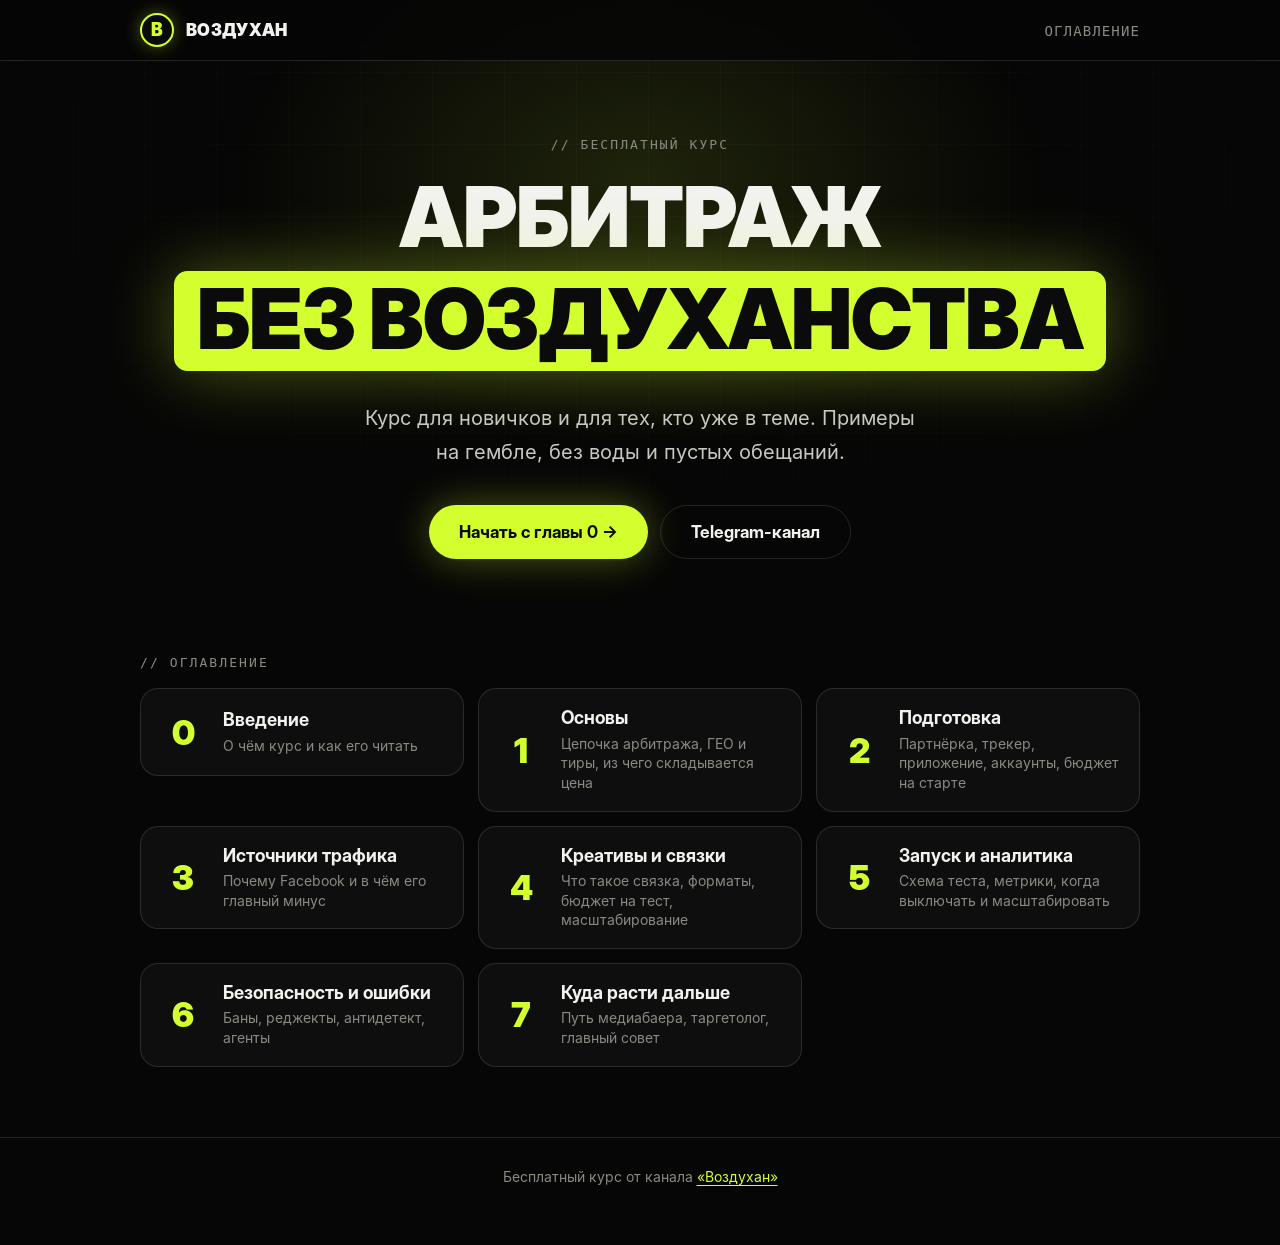
<file: index.html>
<!doctype html>
<html lang="ru">
<head>
<meta charset="utf-8">
<meta name="viewport" content="width=device-width,initial-scale=1">
<title>Арбитраж без воздуханства — бесплатный курс</title>
<meta name="description" content="Бесплатный курс по арбитражу трафика от канала «Воздухан»: от новичка до первых тестов. Без воды и пустых обещаний.">
<meta property="og:type" content="website">
<meta property="og:title" content="Арбитраж без воздуханства — бесплатный курс">
<meta property="og:description" content="Бесплатный курс по арбитражу трафика от канала «Воздухан»: от новичка до первых тестов. Без воды и пустых обещаний.">
<meta property="og:image" content="https://plata1213.github.io/arbitrage-course/assets/cover.png">
<meta property="og:url" content="https://plata1213.github.io/arbitrage-course/">
<meta name="twitter:card" content="summary_large_image">
<meta name="theme-color" content="#060606">
<link rel="stylesheet" href="assets/style.css">
<link rel="icon" type="image/png" href="assets/favicon.png">
<link rel="apple-touch-icon" href="assets/apple-touch-icon.png">
</head>
<body>
<div class="progress"></div>
<header class="top"><div class="wrap wide">
<a class="brand" href="index.html"><span class="logo">В</span>Воздухан</a>
<nav><a href="index.html#toc">Оглавление</a></nav>
</div></header>
<main>
<section class="hero"><div class="wrap">
<div class="kicker">// бесплатный курс</div>
<h1>Арбитраж<br><span class="plate">без воздуханства</span></h1>
<p class="lead">Курс для новичков и для тех, кто уже в теме. Примеры на гембле, без воды и пустых обещаний.</p>
<div class="btns"><a class="cta" href="chapters/00-vvedenie.html">Начать с главы 0 →</a><a class="cta ghost" href="https://t.me/+eh5fYWmZDxxhMjFi" target="_blank" rel="noopener">Telegram-канал</a></div>
</div></section>
<section class="wrap wide" id="toc">
<div class="section-title">// оглавление</div>
<ul class="toc">
<li><a href="chapters/00-vvedenie.html"><span class="n">0</span><span><div class="t">Введение</div><div class="d">О чём курс и как его читать</div></span></a></li>
<li><a href="chapters/01-osnovy.html"><span class="n">1</span><span><div class="t">Основы</div><div class="d">Цепочка арбитража, ГЕО и тиры, из чего складывается цена</div></span></a></li>
<li><a href="chapters/02-podgotovka.html"><span class="n">2</span><span><div class="t">Подготовка</div><div class="d">Партнёрка, трекер, приложение, аккаунты, бюджет на старте</div></span></a></li>
<li><a href="chapters/03-istochniki.html"><span class="n">3</span><span><div class="t">Источники трафика</div><div class="d">Почему Facebook и в чём его главный минус</div></span></a></li>
<li><a href="chapters/04-kreativy.html"><span class="n">4</span><span><div class="t">Креативы и связки</div><div class="d">Что такое связка, форматы, бюджет на тест, масштабирование</div></span></a></li>
<li><a href="chapters/05-zapusk.html"><span class="n">5</span><span><div class="t">Запуск и аналитика</div><div class="d">Схема теста, метрики, когда выключать и масштабировать</div></span></a></li>
<li><a href="chapters/06-bezopasnost.html"><span class="n">6</span><span><div class="t">Безопасность и ошибки</div><div class="d">Баны, реджекты, антидетект, агенты</div></span></a></li>
<li><a href="chapters/07-rost.html"><span class="n">7</span><span><div class="t">Куда расти дальше</div><div class="d">Путь медиабаера, таргетолог, главный совет</div></span></a></li>
</ul>
</section>
</main>
<footer><div class="wrap">Бесплатный курс от канала <a href="https://t.me/+eh5fYWmZDxxhMjFi" target="_blank" rel="noopener">«Воздухан»</a></div></footer>
<script src="assets/app.js"></script>
</body></html>
</file>
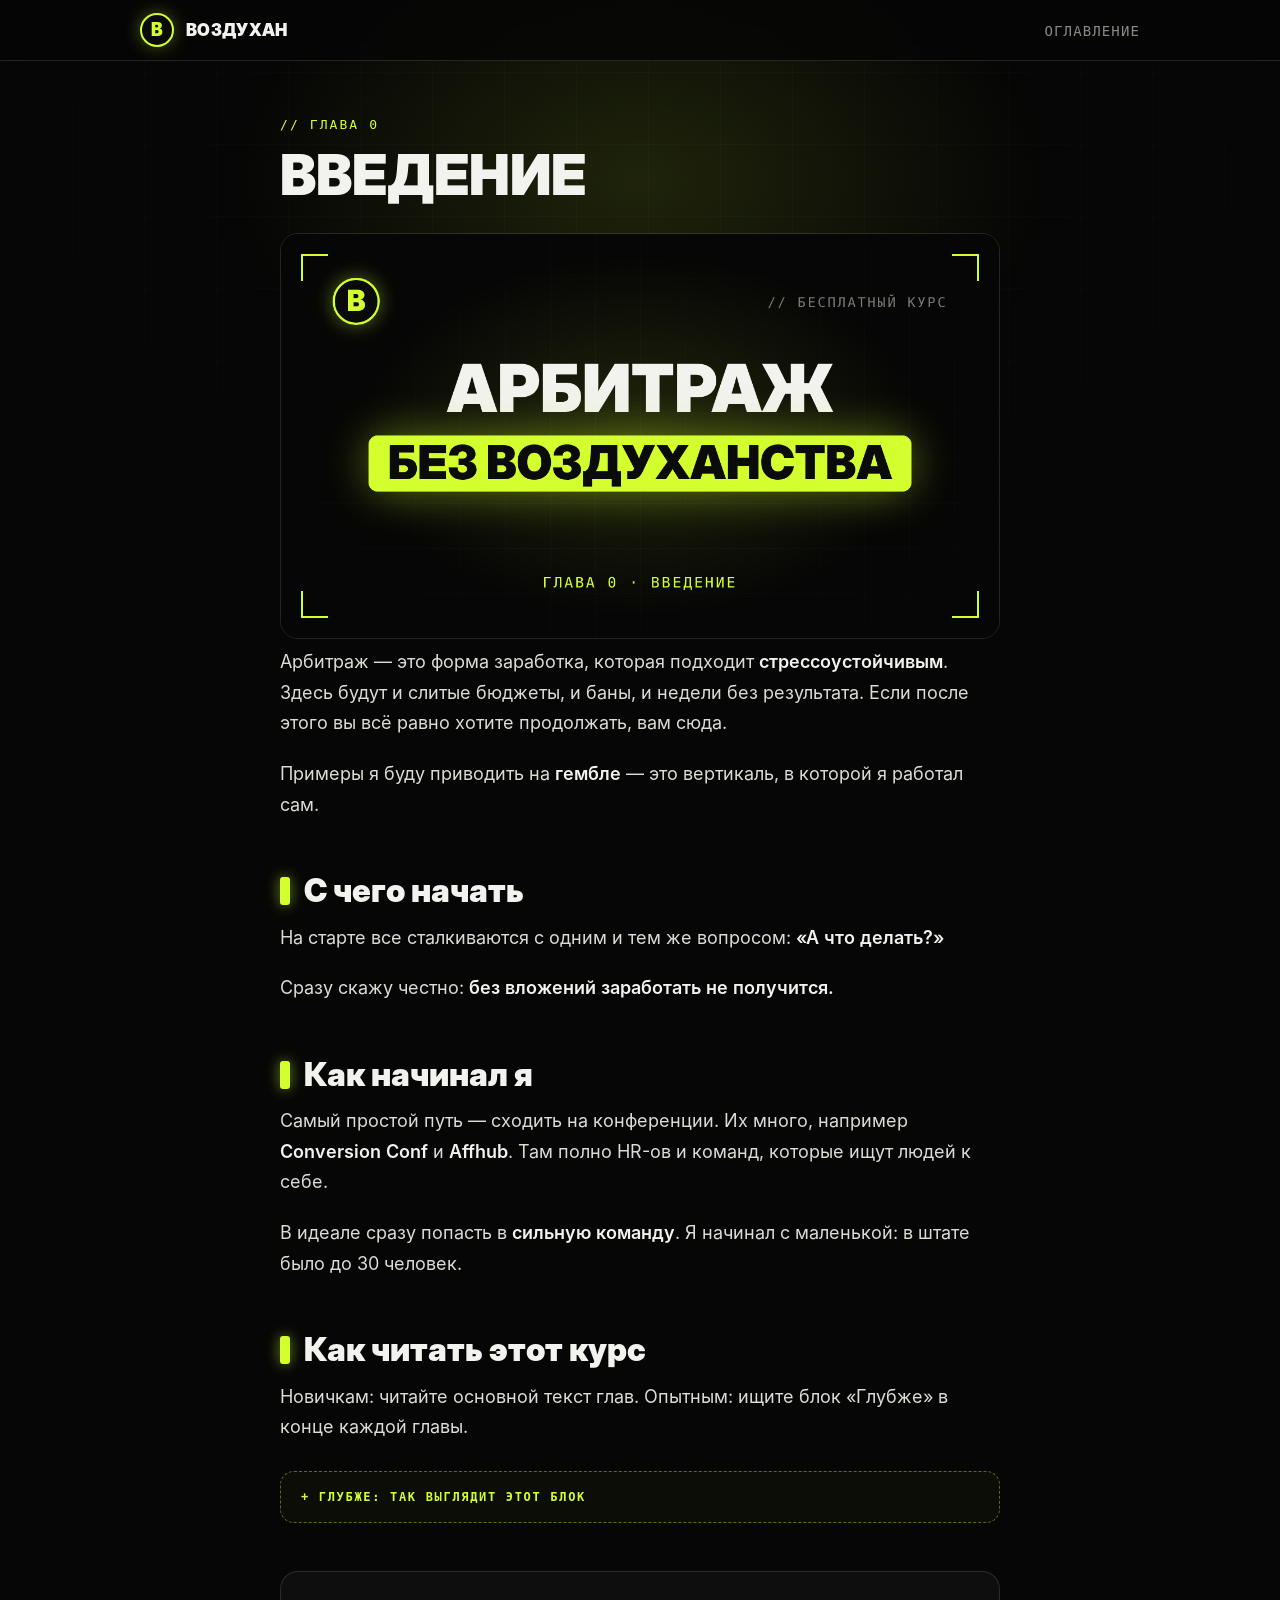
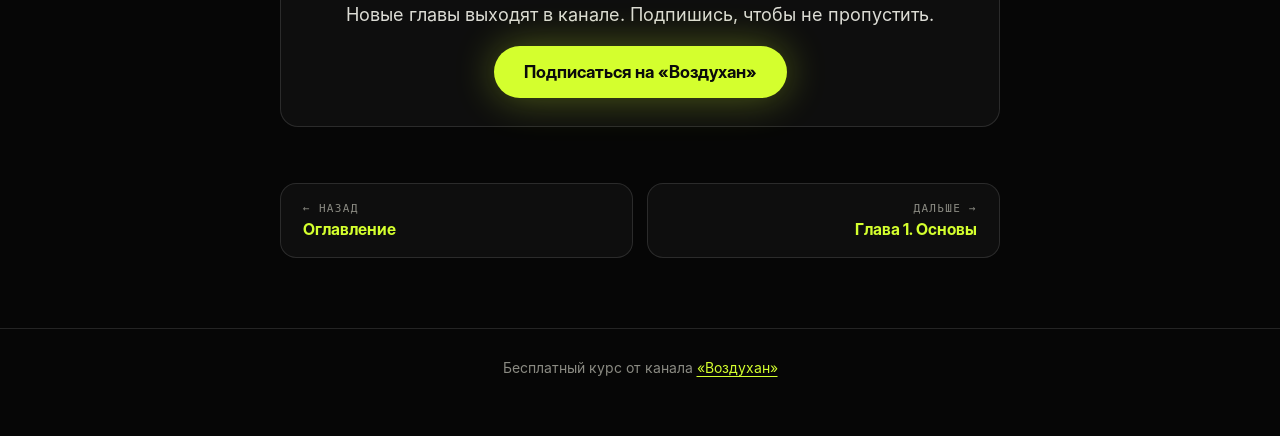
<file: chapters/00-vvedenie.html>
<!doctype html>
<html lang="ru">
<head>
<meta charset="utf-8">
<meta name="viewport" content="width=device-width,initial-scale=1">
<title>Глава 0. Введение — Арбитраж без воздуханства</title>
<meta name="description" content="С чего начать в арбитраже трафика, зачем нужны вложения и как попасть в команду. Бесплатный курс канала «Воздухан».">
<meta property="og:type" content="website">
<meta property="og:title" content="Глава 0. Введение — Арбитраж без воздуханства">
<meta property="og:description" content="С чего начать в арбитраже трафика, зачем нужны вложения и как попасть в команду. Бесплатный курс канала «Воздухан».">
<meta property="og:image" content="https://plata1213.github.io/arbitrage-course/assets/cover.png">
<meta property="og:url" content="https://plata1213.github.io/arbitrage-course/chapters/00-vvedenie.html">
<meta name="twitter:card" content="summary_large_image">
<meta name="theme-color" content="#060606">
<link rel="stylesheet" href="../assets/style.css">
<link rel="icon" type="image/png" href="../assets/favicon.png">
<link rel="apple-touch-icon" href="../assets/apple-touch-icon.png">
</head>
<body>
<div class="progress"></div>
<header class="top"><div class="wrap wide">
<a class="brand" href="../index.html"><span class="logo">В</span>Воздухан</a>
<nav><a href="../index.html#toc">Оглавление</a></nav>
</div></header>
<main><article class="wrap">
<div class="kicker">// глава 0</div>
<h1>Введение</h1>
<img class="cover" src="../assets/cover.png" alt="Арбитраж без воздуханства — бесплатный курс">

<p>Арбитраж — это форма заработка, которая подходит <strong>стрессоустойчивым</strong>. Здесь будут и слитые бюджеты, и баны, и недели без результата. Если после этого вы всё равно хотите продолжать, вам сюда.</p>
<p>Примеры я буду приводить на <strong>гембле</strong> — это вертикаль, в которой я работал сам.</p>

<h2>С чего начать</h2>
<p>На старте все сталкиваются с одним и тем же вопросом: <strong>«А что делать?»</strong></p>
<p>Сразу скажу честно: <strong>без вложений заработать не получится.</strong></p>

<h2>Как начинал я</h2>
<p>Самый простой путь — сходить на конференции. Их много, например <strong>Conversion Conf</strong> и <strong>Affhub</strong>. Там полно HR-ов и команд, которые ищут людей к себе.</p>
<p>В идеале сразу попасть в <strong>сильную команду</strong>. Я начинал с маленькой: в штате было до 30 человек.</p>

<h2>Как читать этот курс</h2>
<p>Новичкам: читайте основной текст глав. Опытным: ищите блок «Глубже» в конце каждой главы.</p>
<details class="deep"><summary>Глубже: так выглядит этот блок</summary>
<p>В таких блоках будут цифры, нюансы и разборы для тех, кто уже в теме. Новичок может смело пропускать.</p>
</details>

<div class="sub"><p>Новые главы выходят в канале. Подпишись, чтобы не пропустить.</p><a class="cta" href="https://t.me/+eh5fYWmZDxxhMjFi" target="_blank" rel="noopener">Подписаться на «Воздухан»</a></div>

<nav class="pager">
<a href="../index.html#toc"><small>← назад</small>Оглавление</a>
<a class="r" href="01-osnovy.html"><small>дальше →</small>Глава 1. Основы</a>
</nav>
</article></main>
<footer><div class="wrap">Бесплатный курс от канала <a href="https://t.me/+eh5fYWmZDxxhMjFi" target="_blank" rel="noopener">«Воздухан»</a></div></footer>
<script src="../assets/app.js"></script>
</body></html>
</file>
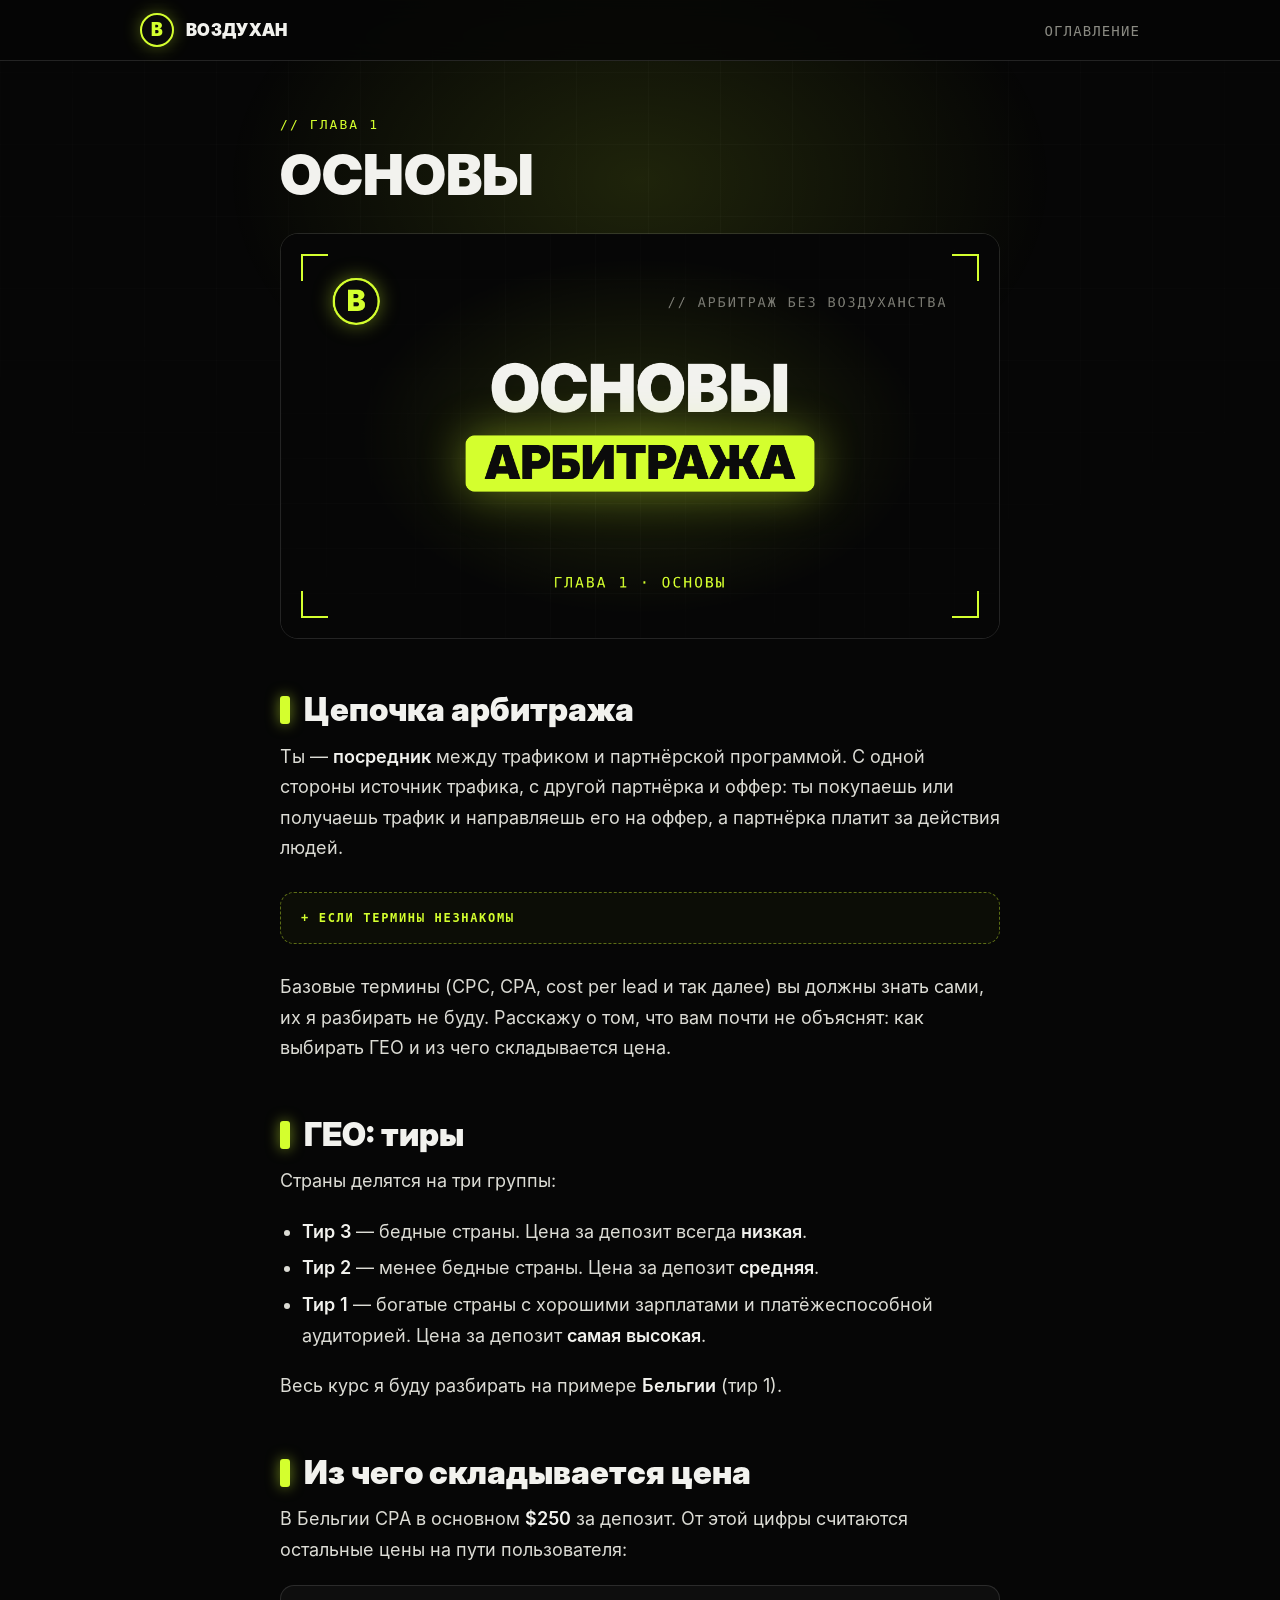
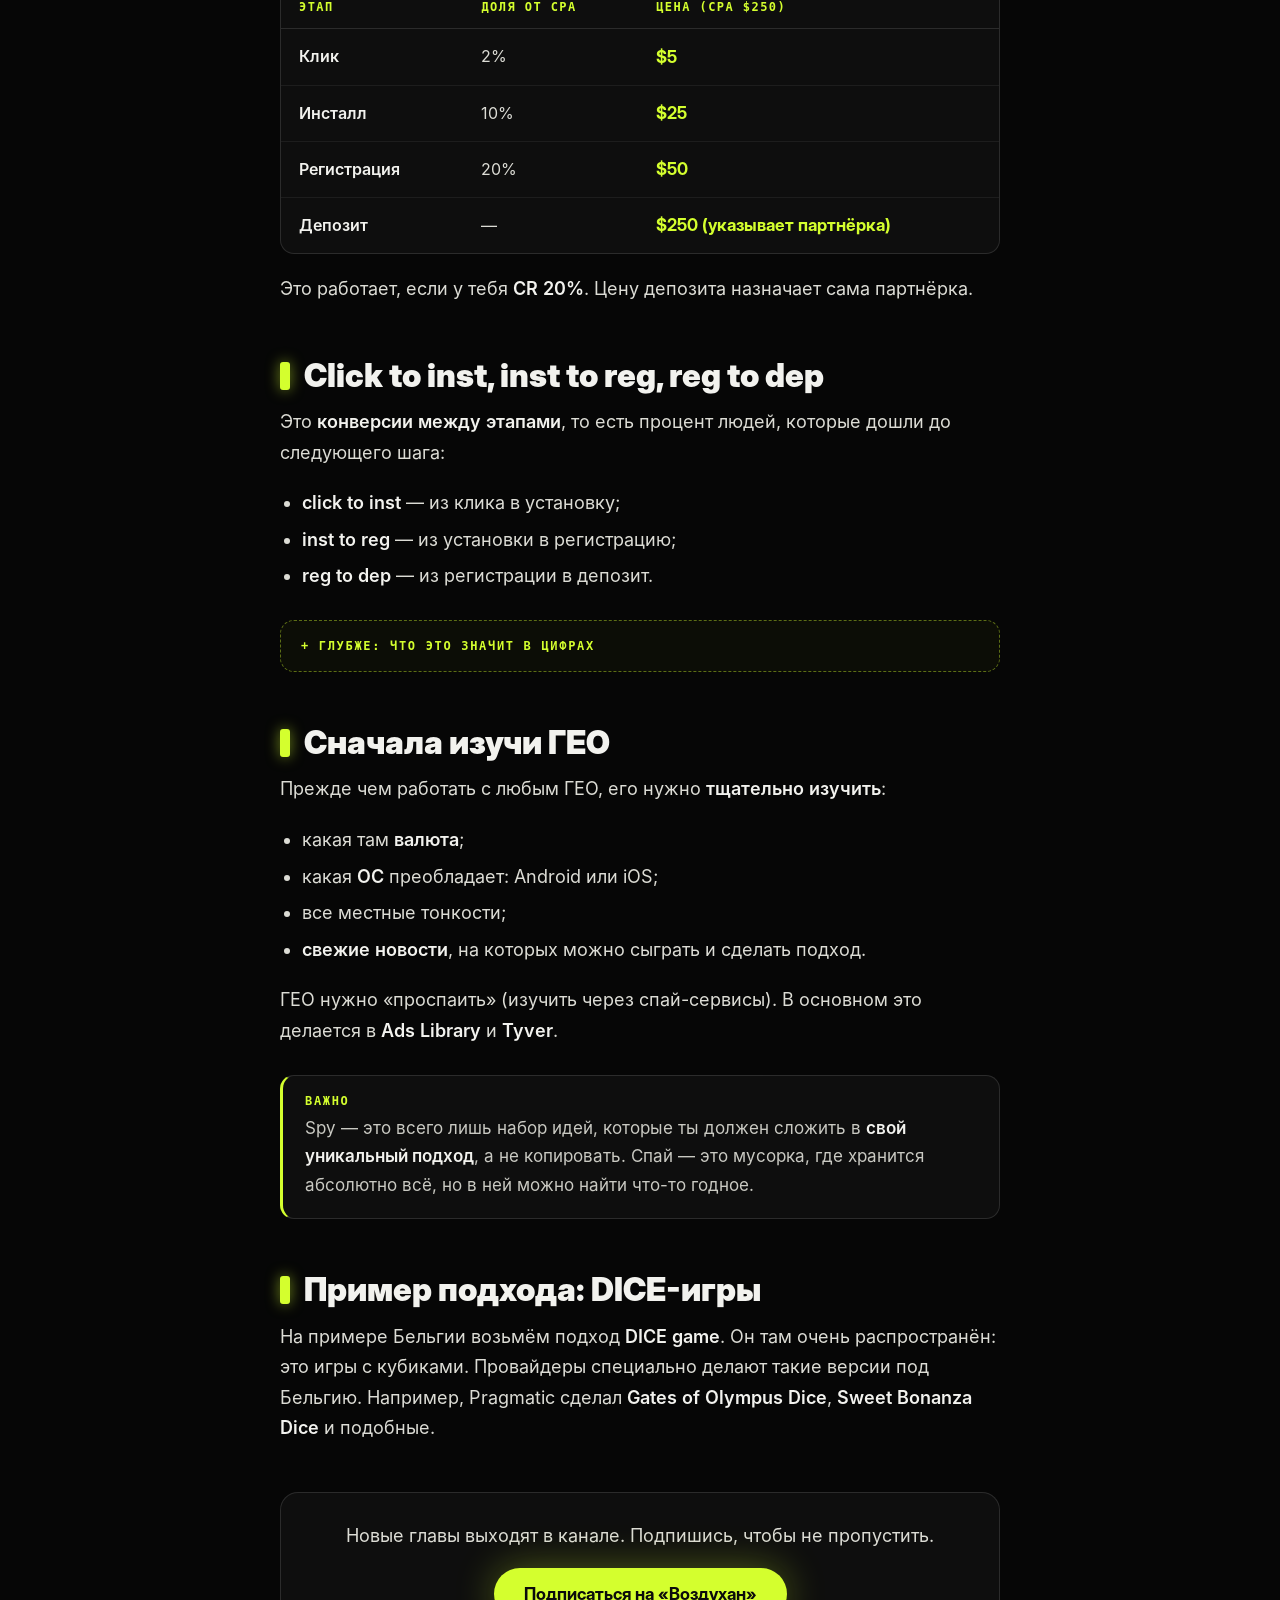
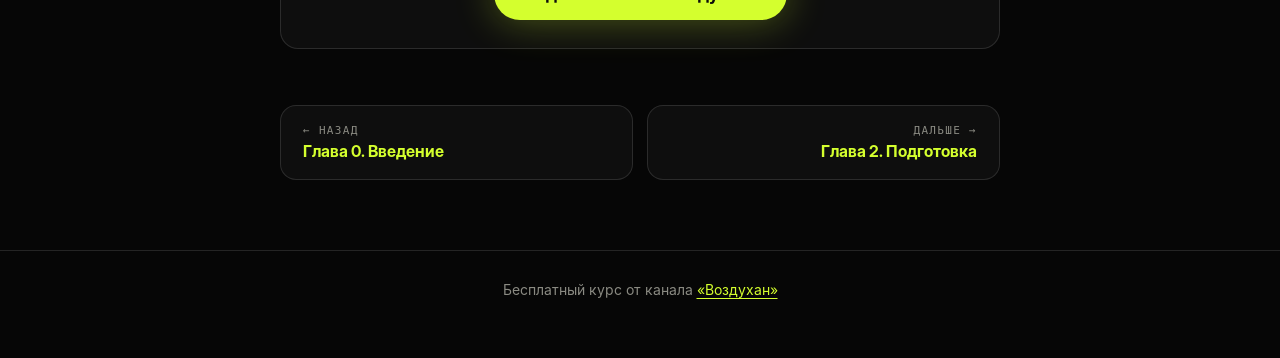
<file: chapters/01-osnovy.html>
<!doctype html>
<html lang="ru">
<head>
<meta charset="utf-8">
<meta name="viewport" content="width=device-width,initial-scale=1">
<title>Глава 1. Основы — Арбитраж без воздуханства</title>
<meta name="description" content="Цепочка арбитража, ГЕО и тиры, из чего складывается цена за клик, инсталл, регистрацию и депозит. На примере Бельгии.">
<meta property="og:type" content="website">
<meta property="og:title" content="Глава 1. Основы — Арбитраж без воздуханства">
<meta property="og:description" content="Цепочка арбитража, ГЕО и тиры, из чего складывается цена за клик, инсталл, регистрацию и депозит. На примере Бельгии.">
<meta property="og:image" content="https://plata1213.github.io/arbitrage-course/assets/cover_1.png">
<meta property="og:url" content="https://plata1213.github.io/arbitrage-course/chapters/01-osnovy.html">
<meta name="twitter:card" content="summary_large_image">
<meta name="theme-color" content="#060606">
<link rel="stylesheet" href="../assets/style.css">
<link rel="icon" type="image/png" href="../assets/favicon.png">
<link rel="apple-touch-icon" href="../assets/apple-touch-icon.png">
</head>
<body>
<div class="progress"></div>
<header class="top"><div class="wrap wide">
<a class="brand" href="../index.html"><span class="logo">В</span>Воздухан</a>
<nav><a href="../index.html#toc">Оглавление</a></nav>
</div></header>
<main><article class="wrap">
<div class="kicker">// глава 1</div>
<h1>Основы</h1>
<img class="cover" src="../assets/cover_1.png" alt="Глава 1. Основы арбитража">

<h2>Цепочка арбитража</h2>
<p>Ты — <strong>посредник</strong> между трафиком и партнёрской программой. С одной стороны источник трафика, с другой партнёрка и оффер: ты покупаешь или получаешь трафик и направляешь его на оффер, а партнёрка платит за действия людей.</p>
<details class="deep"><summary>Если термины незнакомы</summary>
<p><strong>CPC</strong> — цена за клик. <strong>CPA</strong> — выплата за целевое действие (в нашем случае за депозит). <strong>CPL</strong> — цена за лид. <strong>CR</strong> — конверсия в процентах. <strong>Инсталл</strong> — установка приложения, <strong>рега</strong> — регистрация, <strong>деп</strong> — первый депозит.</p>
</details>
<p>Базовые термины (CPC, CPA, cost per lead и так далее) вы должны знать сами, их я разбирать не буду. Расскажу о том, что вам почти не объяснят: как выбирать ГЕО и из чего складывается цена.</p>

<h2>ГЕО: тиры</h2>
<p>Страны делятся на три группы:</p>
<ul>
<li><strong>Тир 3</strong> — бедные страны. Цена за депозит всегда <strong>низкая</strong>.</li>
<li><strong>Тир 2</strong> — менее бедные страны. Цена за депозит <strong>средняя</strong>.</li>
<li><strong>Тир 1</strong> — богатые страны с хорошими зарплатами и платёжеспособной аудиторией. Цена за депозит <strong>самая высокая</strong>.</li>
</ul>
<p>Весь курс я буду разбирать на примере <strong>Бельгии</strong> (тир 1).</p>

<h2>Из чего складывается цена</h2>
<p>В Бельгии CPA в основном <strong>$250</strong> за депозит. От этой цифры считаются остальные цены на пути пользователя:</p>
<div class="tblwrap"><table class="tbl">
<thead><tr><th>Этап</th><th>Доля от CPA</th><th>Цена (CPA $250)</th></tr></thead>
<tbody>
<tr><td>Клик</td><td>2%</td><td>$5</td></tr>
<tr><td>Инсталл</td><td>10%</td><td>$25</td></tr>
<tr><td>Регистрация</td><td>20%</td><td>$50</td></tr>
<tr><td>Депозит</td><td>—</td><td>$250 (указывает партнёрка)</td></tr>
</tbody></table></div>
<p>Это работает, если у тебя <strong>CR 20%</strong>. Цену депозита назначает сама партнёрка.</p>

<h2>Click to inst, inst to reg, reg to dep</h2>
<p>Это <strong>конверсии между этапами</strong>, то есть процент людей, которые дошли до следующего шага:</p>
<ul>
<li><strong>click to inst</strong> — из клика в установку;</li>
<li><strong>inst to reg</strong> — из установки в регистрацию;</li>
<li><strong>reg to dep</strong> — из регистрации в депозит.</li>
</ul>
<details class="deep"><summary>Глубже: что это значит в цифрах</summary>
<p>Если считать по таблице выше, получается примерно так: из клика в установку проходит около 20% ($5 → $25), из установки в регистрацию около 50% ($25 → $50), из регистрации в депозит около 20% ($50 → $250). Это расчёт «по средней», в реальности цифры будут отличаться по связке и источнику.</p>
</details>

<h2>Сначала изучи ГЕО</h2>
<p>Прежде чем работать с любым ГЕО, его нужно <strong>тщательно изучить</strong>:</p>
<ul>
<li>какая там <strong>валюта</strong>;</li>
<li>какая <strong>ОС</strong> преобладает: Android или iOS;</li>
<li>все местные тонкости;</li>
<li><strong>свежие новости</strong>, на которых можно сыграть и сделать подход.</li>
</ul>
<p>ГЕО нужно «проспаить» (изучить через спай-сервисы). В основном это делается в <strong>Ads Library</strong> и <strong>Tyver</strong>.</p>
<div class="note"><b>Важно</b><p>Spy — это всего лишь набор идей, которые ты должен сложить в <strong>свой уникальный подход</strong>, а не копировать. Спай — это мусорка, где хранится абсолютно всё, но в ней можно найти что-то годное.</p></div>

<h2>Пример подхода: DICE-игры</h2>
<p>На примере Бельгии возьмём подход <strong>DICE game</strong>. Он там очень распространён: это игры с кубиками. Провайдеры специально делают такие версии под Бельгию. Например, Pragmatic сделал <strong>Gates of Olympus Dice</strong>, <strong>Sweet Bonanza Dice</strong> и подобные.</p>

<div class="sub"><p>Новые главы выходят в канале. Подпишись, чтобы не пропустить.</p><a class="cta" href="https://t.me/+eh5fYWmZDxxhMjFi" target="_blank" rel="noopener">Подписаться на «Воздухан»</a></div>

<nav class="pager">
<a href="00-vvedenie.html"><small>← назад</small>Глава 0. Введение</a>
<a class="r" href="02-podgotovka.html"><small>дальше →</small>Глава 2. Подготовка</a>
</nav>
</article></main>
<footer><div class="wrap">Бесплатный курс от канала <a href="https://t.me/+eh5fYWmZDxxhMjFi" target="_blank" rel="noopener">«Воздухан»</a></div></footer>
<script src="../assets/app.js"></script>
</body></html>
</file>
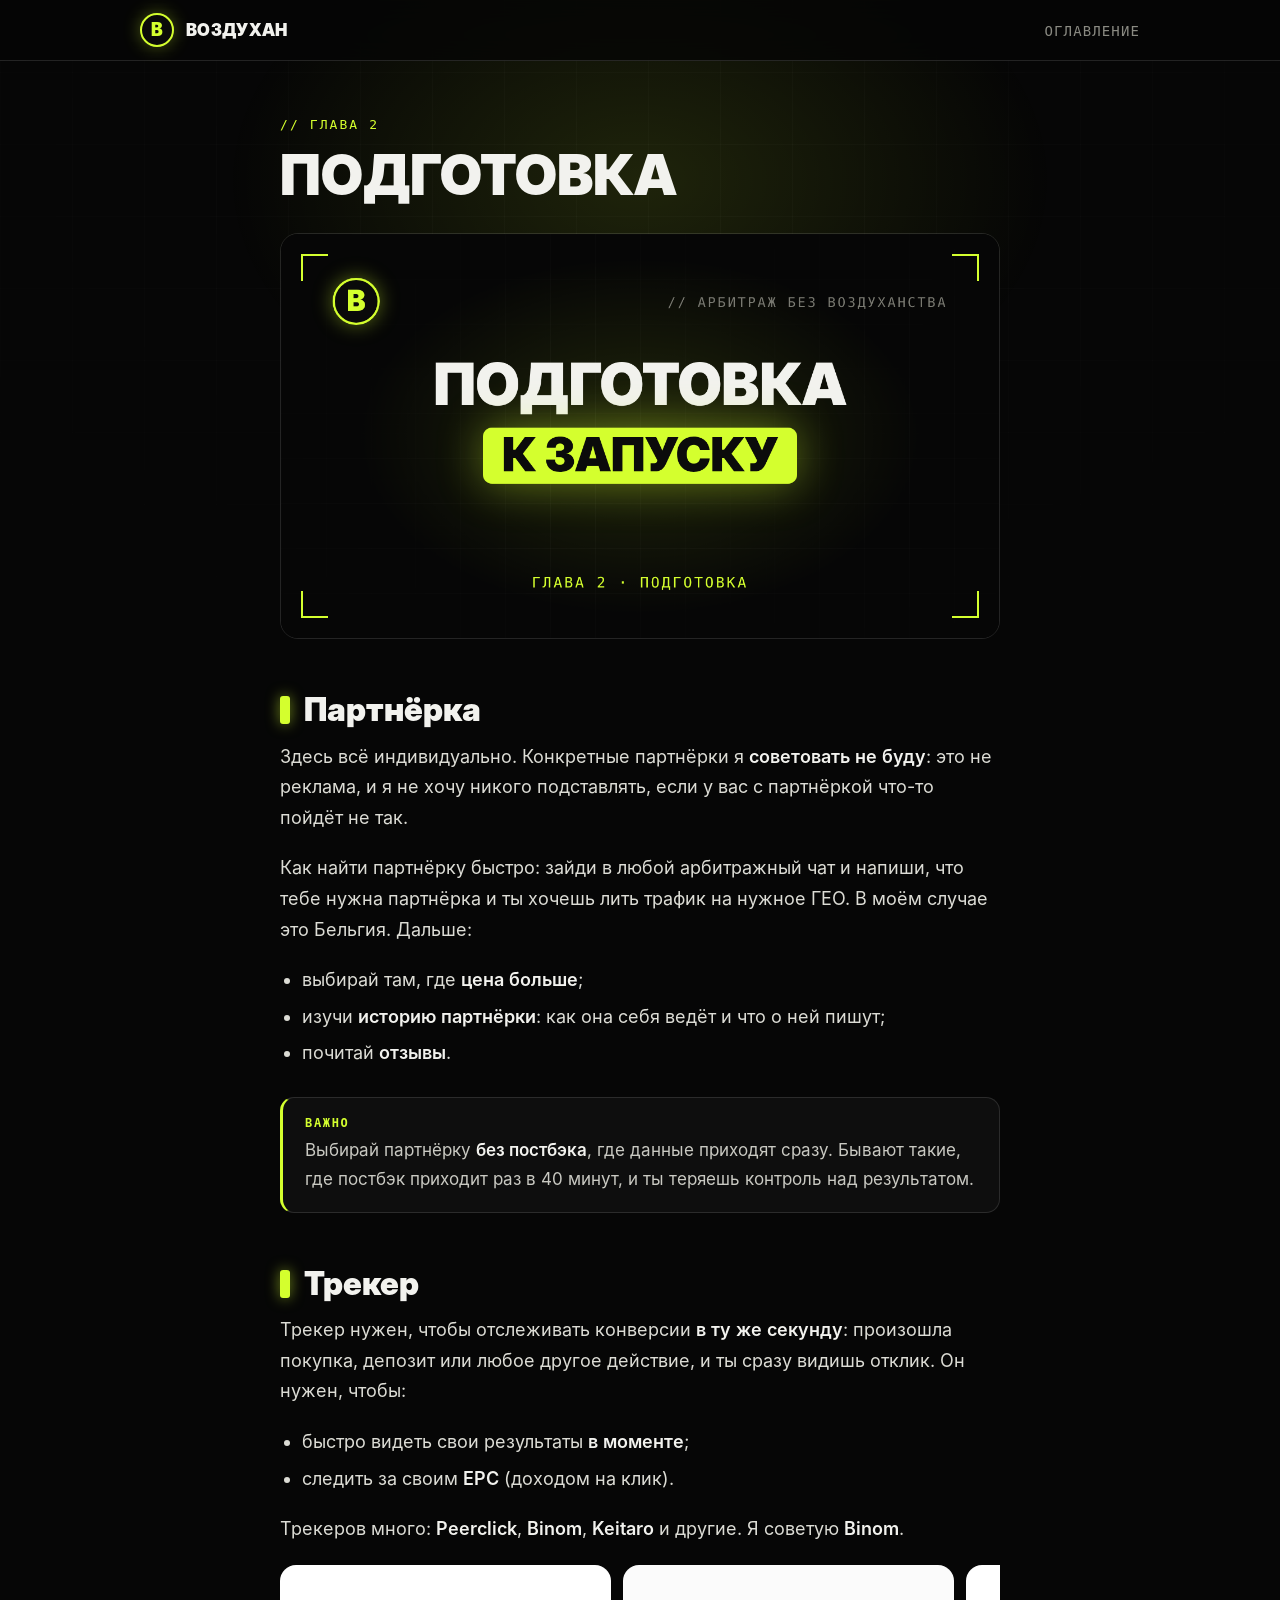
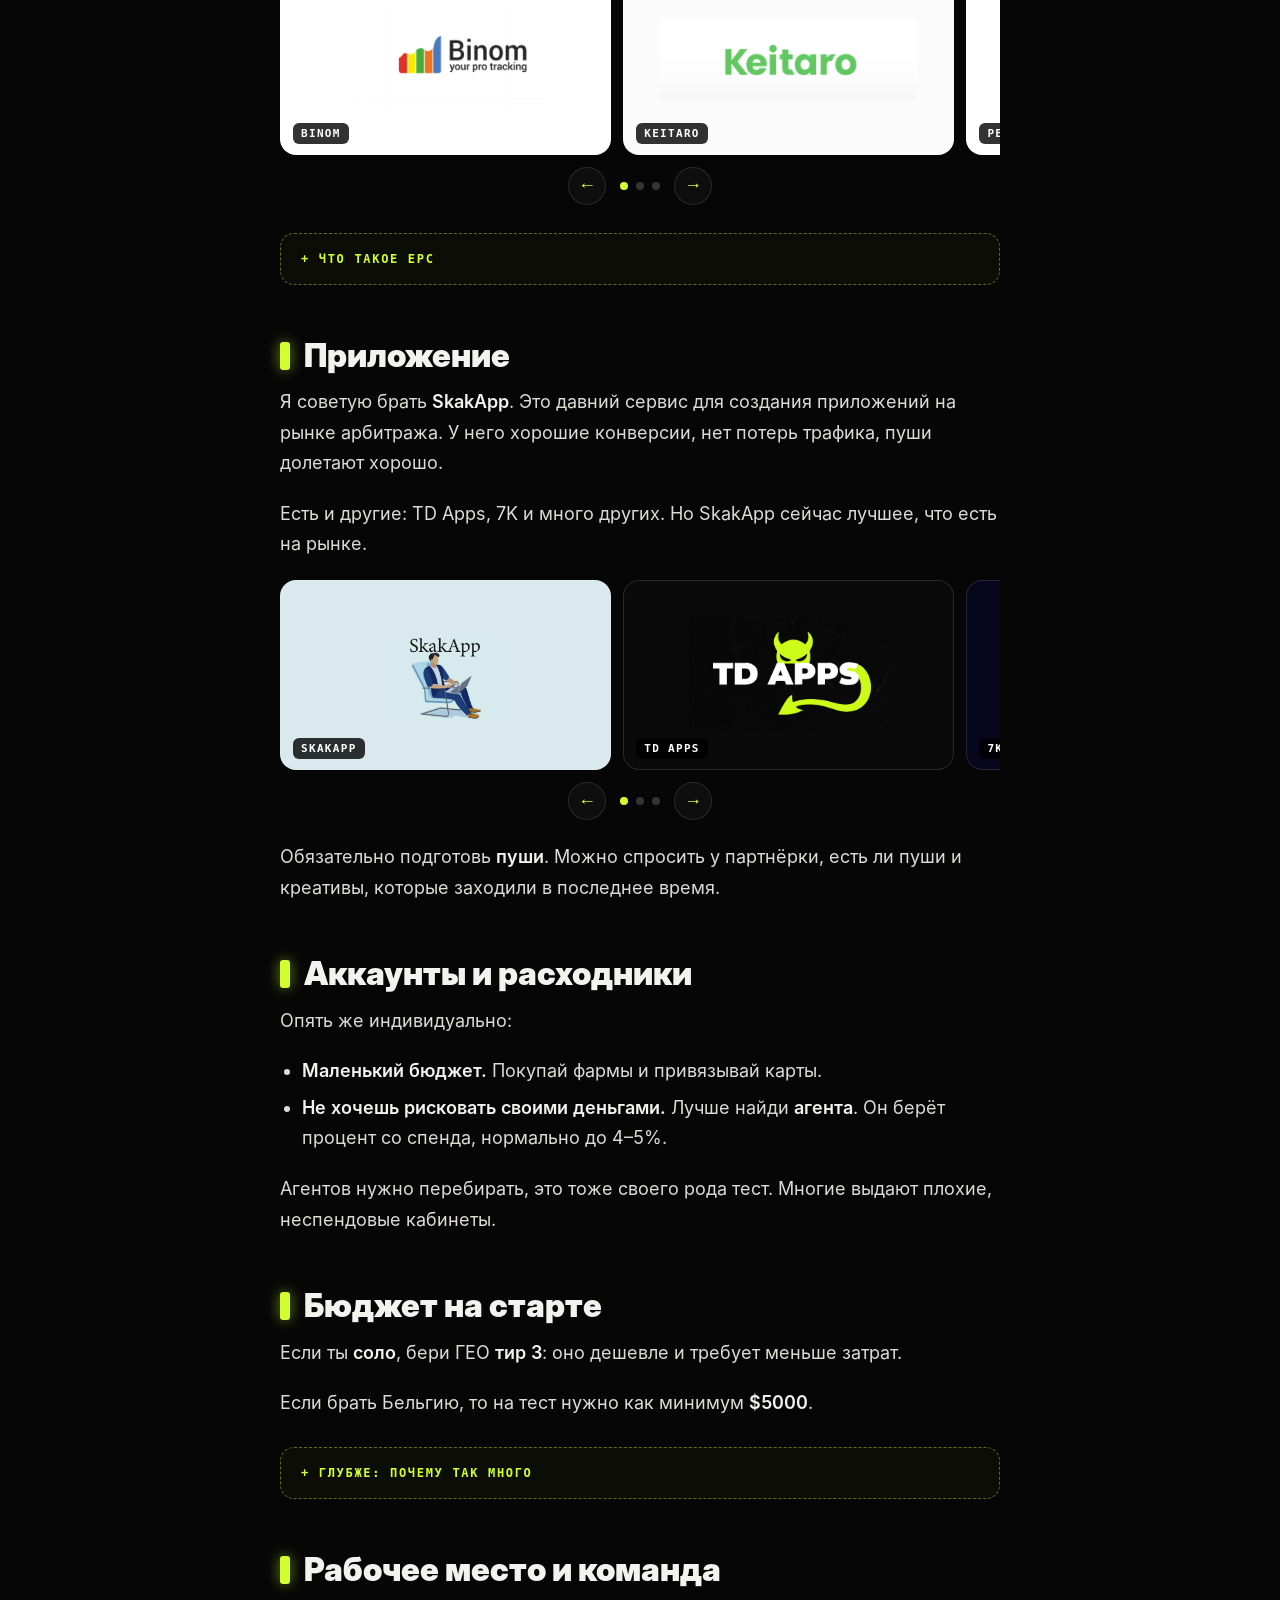
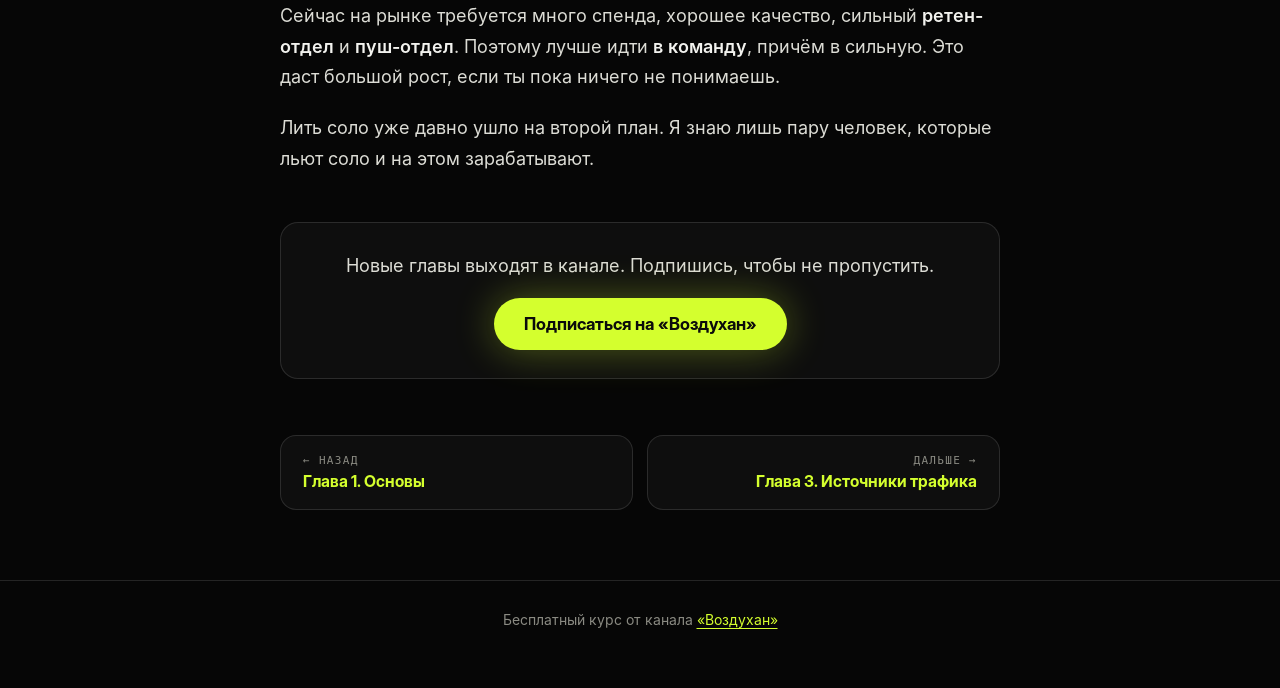
<file: chapters/02-podgotovka.html>
<!doctype html>
<html lang="ru">
<head>
<meta charset="utf-8">
<meta name="viewport" content="width=device-width,initial-scale=1">
<title>Глава 2. Подготовка — Арбитраж без воздуханства</title>
<meta name="description" content="Как найти партнёрку, зачем трекер, какое приложение взять, аккаунты, бюджет на старте и почему лучше идти в команду.">
<meta property="og:type" content="website">
<meta property="og:title" content="Глава 2. Подготовка — Арбитраж без воздуханства">
<meta property="og:description" content="Как найти партнёрку, зачем трекер, какое приложение взять, аккаунты, бюджет на старте и почему лучше идти в команду.">
<meta property="og:image" content="https://plata1213.github.io/arbitrage-course/assets/cover_2.png">
<meta property="og:url" content="https://plata1213.github.io/arbitrage-course/chapters/02-podgotovka.html">
<meta name="twitter:card" content="summary_large_image">
<meta name="theme-color" content="#060606">
<link rel="stylesheet" href="../assets/style.css">
<link rel="icon" type="image/png" href="../assets/favicon.png">
<link rel="apple-touch-icon" href="../assets/apple-touch-icon.png">
</head>
<body>
<div class="progress"></div>
<header class="top"><div class="wrap wide">
<a class="brand" href="../index.html"><span class="logo">В</span>Воздухан</a>
<nav><a href="../index.html#toc">Оглавление</a></nav>
</div></header>
<main><article class="wrap">
<div class="kicker">// глава 2</div>
<h1>Подготовка</h1>
<img class="cover" src="../assets/cover_2.png" alt="Глава 2. Подготовка к запуску">

<h2>Партнёрка</h2>
<p>Здесь всё индивидуально. Конкретные партнёрки я <strong>советовать не буду</strong>: это не реклама, и я не хочу никого подставлять, если у вас с партнёркой что-то пойдёт не так.</p>
<p>Как найти партнёрку быстро: зайди в любой арбитражный чат и напиши, что тебе нужна партнёрка и ты хочешь лить трафик на нужное ГЕО. В моём случае это Бельгия. Дальше:</p>
<ul>
<li>выбирай там, где <strong>цена больше</strong>;</li>
<li>изучи <strong>историю партнёрки</strong>: как она себя ведёт и что о ней пишут;</li>
<li>почитай <strong>отзывы</strong>.</li>
</ul>
<div class="note"><b>Важно</b><p>Выбирай партнёрку <strong>без постбэка</strong>, где данные приходят сразу. Бывают такие, где постбэк приходит раз в 40 минут, и ты теряешь контроль над результатом.</p></div>

<h2>Трекер</h2>
<p>Трекер нужен, чтобы отслеживать конверсии <strong>в ту же секунду</strong>: произошла покупка, депозит или любое другое действие, и ты сразу видишь отклик. Он нужен, чтобы:</p>
<ul>
<li>быстро видеть свои результаты <strong>в моменте</strong>;</li>
<li>следить за своим <strong>EPC</strong> (доходом на клик).</li>
</ul>
<p>Трекеров много: <strong>Peerclick</strong>, <strong>Binom</strong>, <strong>Keitaro</strong> и другие. Я советую <strong>Binom</strong>.</p>
<div class="car" data-car><div class="car-track"><figure class="slide" style="background:#ffffff"><img src="../assets/logos/binom.png" alt="Binom"><figcaption>Binom</figcaption></figure><figure class="slide" style="background:#fbfbfb"><img src="../assets/logos/keitaro.png" alt="Keitaro"><figcaption>Keitaro</figcaption></figure><figure class="slide" style="background:#ffffff"><img src="../assets/logos/peerclick.png" alt="Peerclick"><figcaption>Peerclick</figcaption></figure></div><div class="car-nav"><button class="car-b" data-d="-1" aria-label="Назад">←</button><span class="car-dots"></span><button class="car-b" data-d="1" aria-label="Вперёд">→</button></div></div>
<details class="deep"><summary>Что такое EPC</summary>
<p>EPC (earnings per click) — сколько ты зарабатываешь в среднем на один клик. Считается как доход, делённый на число кликов.</p>
</details>

<h2>Приложение</h2>
<p>Я советую брать <strong>SkakApp</strong>. Это давний сервис для создания приложений на рынке арбитража. У него хорошие конверсии, нет потерь трафика, пуши долетают хорошо.</p>
<p>Есть и другие: TD Apps, 7K и много других. Но SkakApp сейчас лучшее, что есть на рынке.</p>
<div class="car" data-car><div class="car-track"><figure class="slide" style="background:#d9e9ed"><img src="../assets/logos/skakapp.png" alt="SkakApp"><figcaption>SkakApp</figcaption></figure><figure class="slide" style="background:#0a0a0a"><img src="../assets/logos/tdapps.png" alt="TD Apps"><figcaption>TD Apps</figcaption></figure><figure class="slide" style="background:#06071d"><img src="../assets/logos/7k.png" alt="7K"><figcaption>7K</figcaption></figure></div><div class="car-nav"><button class="car-b" data-d="-1" aria-label="Назад">←</button><span class="car-dots"></span><button class="car-b" data-d="1" aria-label="Вперёд">→</button></div></div>
<p>Обязательно подготовь <strong>пуши</strong>. Можно спросить у партнёрки, есть ли пуши и креативы, которые заходили в последнее время.</p>

<h2>Аккаунты и расходники</h2>
<p>Опять же индивидуально:</p>
<ul>
<li><strong>Маленький бюджет.</strong> Покупай фармы и привязывай карты.</li>
<li><strong>Не хочешь рисковать своими деньгами.</strong> Лучше найди <strong>агента</strong>. Он берёт процент со спенда, нормально до 4–5%.</li>
</ul>
<p>Агентов нужно перебирать, это тоже своего рода тест. Многие выдают плохие, неспендовые кабинеты.</p>

<h2>Бюджет на старте</h2>
<p>Если ты <strong>соло</strong>, бери ГЕО <strong>тир 3</strong>: оно дешевле и требует меньше затрат.</p>
<p>Если брать Бельгию, то на тест нужно как минимум <strong>$5000</strong>.</p>
<details class="deep"><summary>Глубже: почему так много</summary>
<p>Считаем по цифрам из главы 1: клик стоит около $5 при депозите $250. Чтобы получить хоть какую-то статистику и несколько депозитов, нужно прогнать много кликов, поэтому меньшая сумма даже не даст понять, работает связка или нет.</p>
</details>

<h2>Рабочее место и команда</h2>
<p>Сейчас на рынке требуется много спенда, хорошее качество, сильный <strong>ретен-отдел</strong> и <strong>пуш-отдел</strong>. Поэтому лучше идти <strong>в команду</strong>, причём в сильную. Это даст большой рост, если ты пока ничего не понимаешь.</p>
<p>Лить соло уже давно ушло на второй план. Я знаю лишь пару человек, которые льют соло и на этом зарабатывают.</p>

<div class="sub"><p>Новые главы выходят в канале. Подпишись, чтобы не пропустить.</p><a class="cta" href="https://t.me/+eh5fYWmZDxxhMjFi" target="_blank" rel="noopener">Подписаться на «Воздухан»</a></div>

<nav class="pager">
<a href="01-osnovy.html"><small>← назад</small>Глава 1. Основы</a>
<a class="r" href="03-istochniki.html"><small>дальше →</small>Глава 3. Источники трафика</a>
</nav>
</article></main>
<footer><div class="wrap">Бесплатный курс от канала <a href="https://t.me/+eh5fYWmZDxxhMjFi" target="_blank" rel="noopener">«Воздухан»</a></div></footer>
<script src="../assets/app.js"></script>
</body></html>
</file>
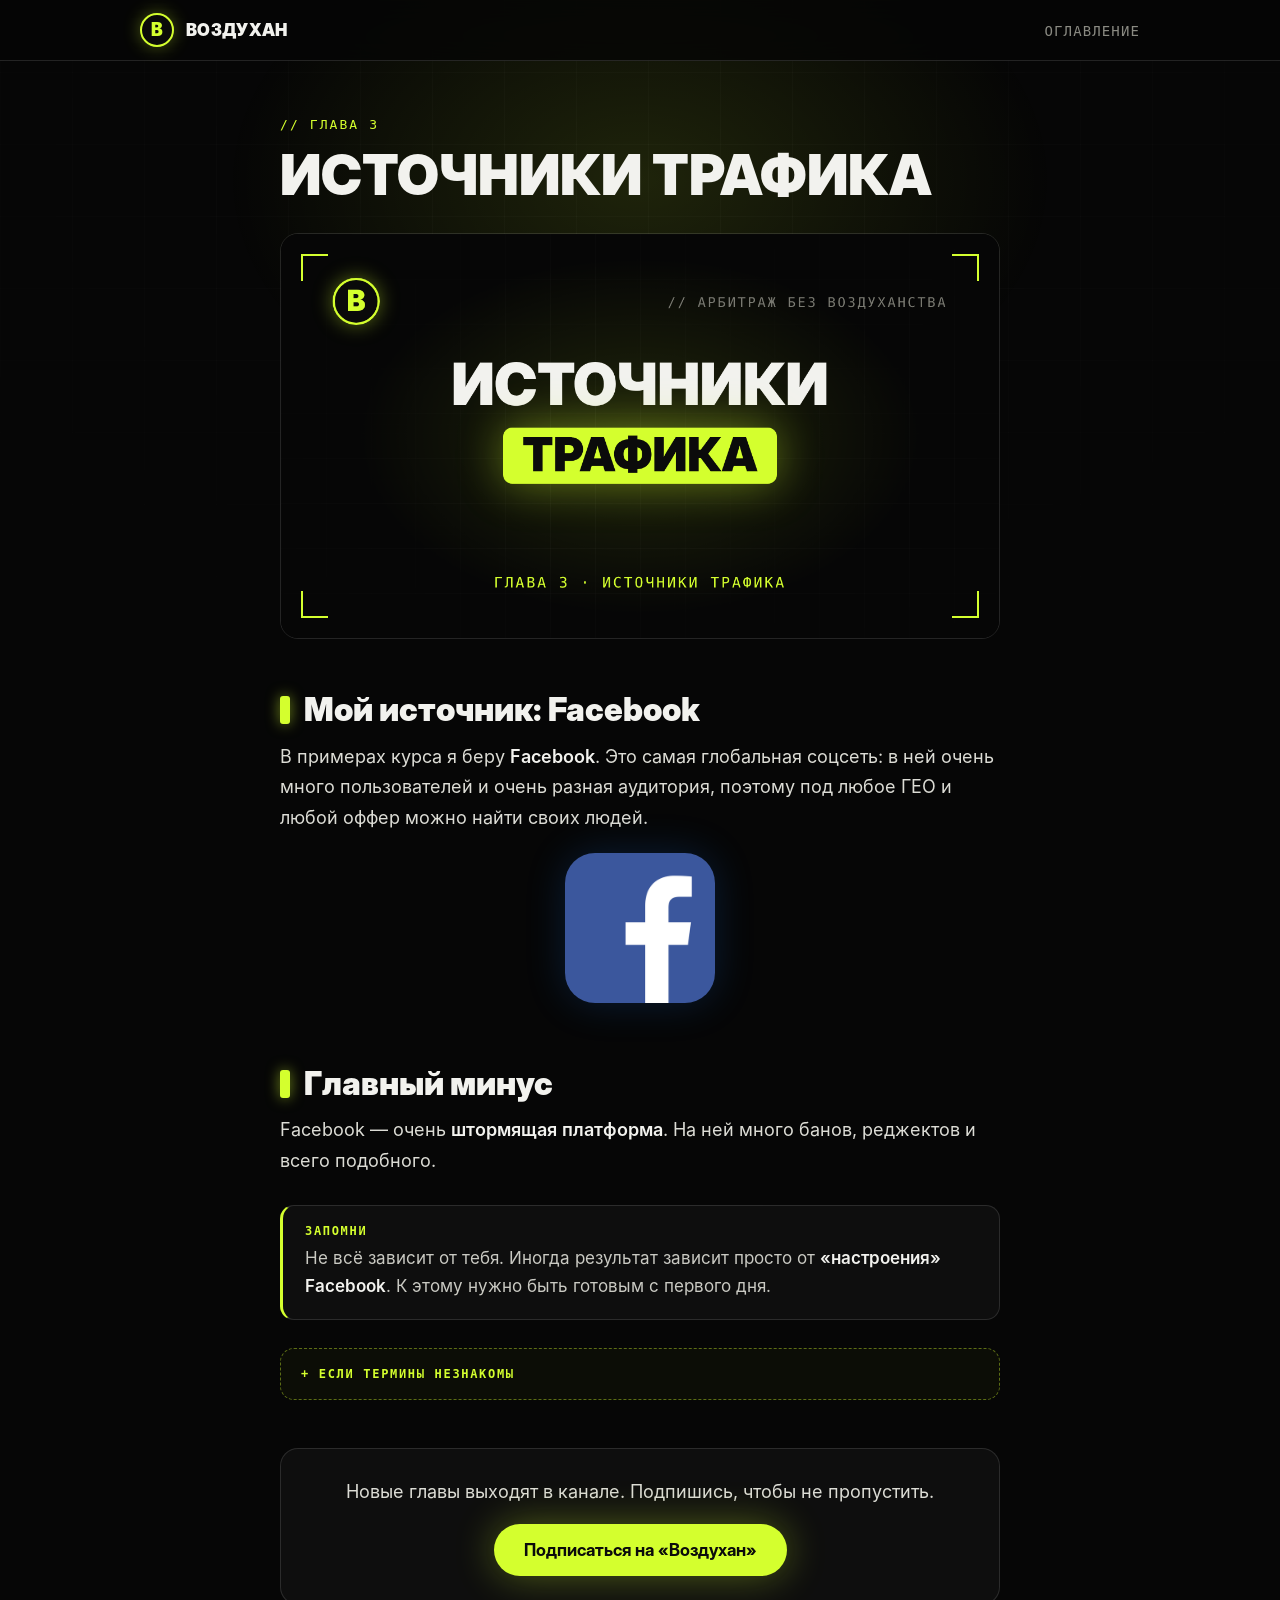
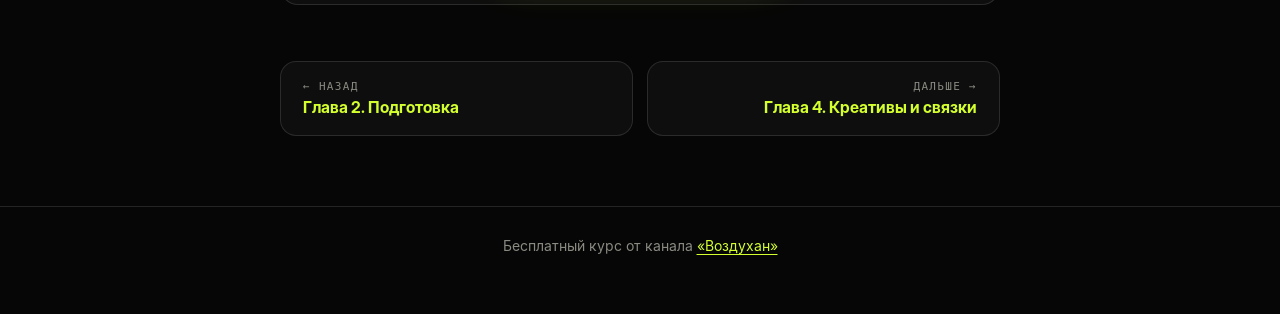
<file: chapters/03-istochniki.html>
<!doctype html>
<html lang="ru">
<head>
<meta charset="utf-8">
<meta name="viewport" content="width=device-width,initial-scale=1">
<title>Глава 3. Источники трафика — Арбитраж без воздуханства</title>
<meta name="description" content="Почему в курсе источник трафика — Facebook, в чём его плюсы и главный минус: баны, реджекты и «настроение» платформы.">
<meta property="og:type" content="website">
<meta property="og:title" content="Глава 3. Источники трафика — Арбитраж без воздуханства">
<meta property="og:description" content="Почему в курсе источник трафика — Facebook, в чём его плюсы и главный минус: баны, реджекты и «настроение» платформы.">
<meta property="og:image" content="https://plata1213.github.io/arbitrage-course/assets/cover_3.png">
<meta property="og:url" content="https://plata1213.github.io/arbitrage-course/chapters/03-istochniki.html">
<meta name="twitter:card" content="summary_large_image">
<meta name="theme-color" content="#060606">
<link rel="stylesheet" href="../assets/style.css">
<link rel="icon" type="image/png" href="../assets/favicon.png">
<link rel="apple-touch-icon" href="../assets/apple-touch-icon.png">
</head>
<body>
<div class="progress"></div>
<header class="top"><div class="wrap wide">
<a class="brand" href="../index.html"><span class="logo">В</span>Воздухан</a>
<nav><a href="../index.html#toc">Оглавление</a></nav>
</div></header>
<main><article class="wrap">
<div class="kicker">// глава 3</div>
<h1>Источники трафика</h1>
<img class="cover" src="../assets/cover_3.png" alt="Глава 3. Источники трафика">

<h2>Мой источник: Facebook</h2>
<p>В примерах курса я беру <strong>Facebook</strong>. Это самая глобальная соцсеть: в ней очень много пользователей и очень разная аудитория, поэтому под любое ГЕО и любой оффер можно найти своих людей.</p>
<figure class="fbfig"><img src="../assets/logos/facebook.png" alt="Facebook"></figure>

<h2>Главный минус</h2>
<p>Facebook — очень <strong>штормящая платформа</strong>. На ней много банов, реджектов и всего подобного.</p>
<div class="note"><b>Запомни</b><p>Не всё зависит от тебя. Иногда результат зависит просто от <strong>«настроения» Facebook</strong>. К этому нужно быть готовым с первого дня.</p></div>
<details class="deep"><summary>Если термины незнакомы</summary>
<p><strong>Бан</strong> — блокировка аккаунта или кабинета. <strong>Реджект</strong> — отклонение объявления на модерации.</p>
</details>

<div class="sub"><p>Новые главы выходят в канале. Подпишись, чтобы не пропустить.</p><a class="cta" href="https://t.me/+eh5fYWmZDxxhMjFi" target="_blank" rel="noopener">Подписаться на «Воздухан»</a></div>

<nav class="pager">
<a href="02-podgotovka.html"><small>← назад</small>Глава 2. Подготовка</a>
<a class="r" href="04-kreativy.html"><small>дальше →</small>Глава 4. Креативы и связки</a>
</nav>
</article></main>
<footer><div class="wrap">Бесплатный курс от канала <a href="https://t.me/+eh5fYWmZDxxhMjFi" target="_blank" rel="noopener">«Воздухан»</a></div></footer>
<script src="../assets/app.js"></script>
</body></html>
</file>
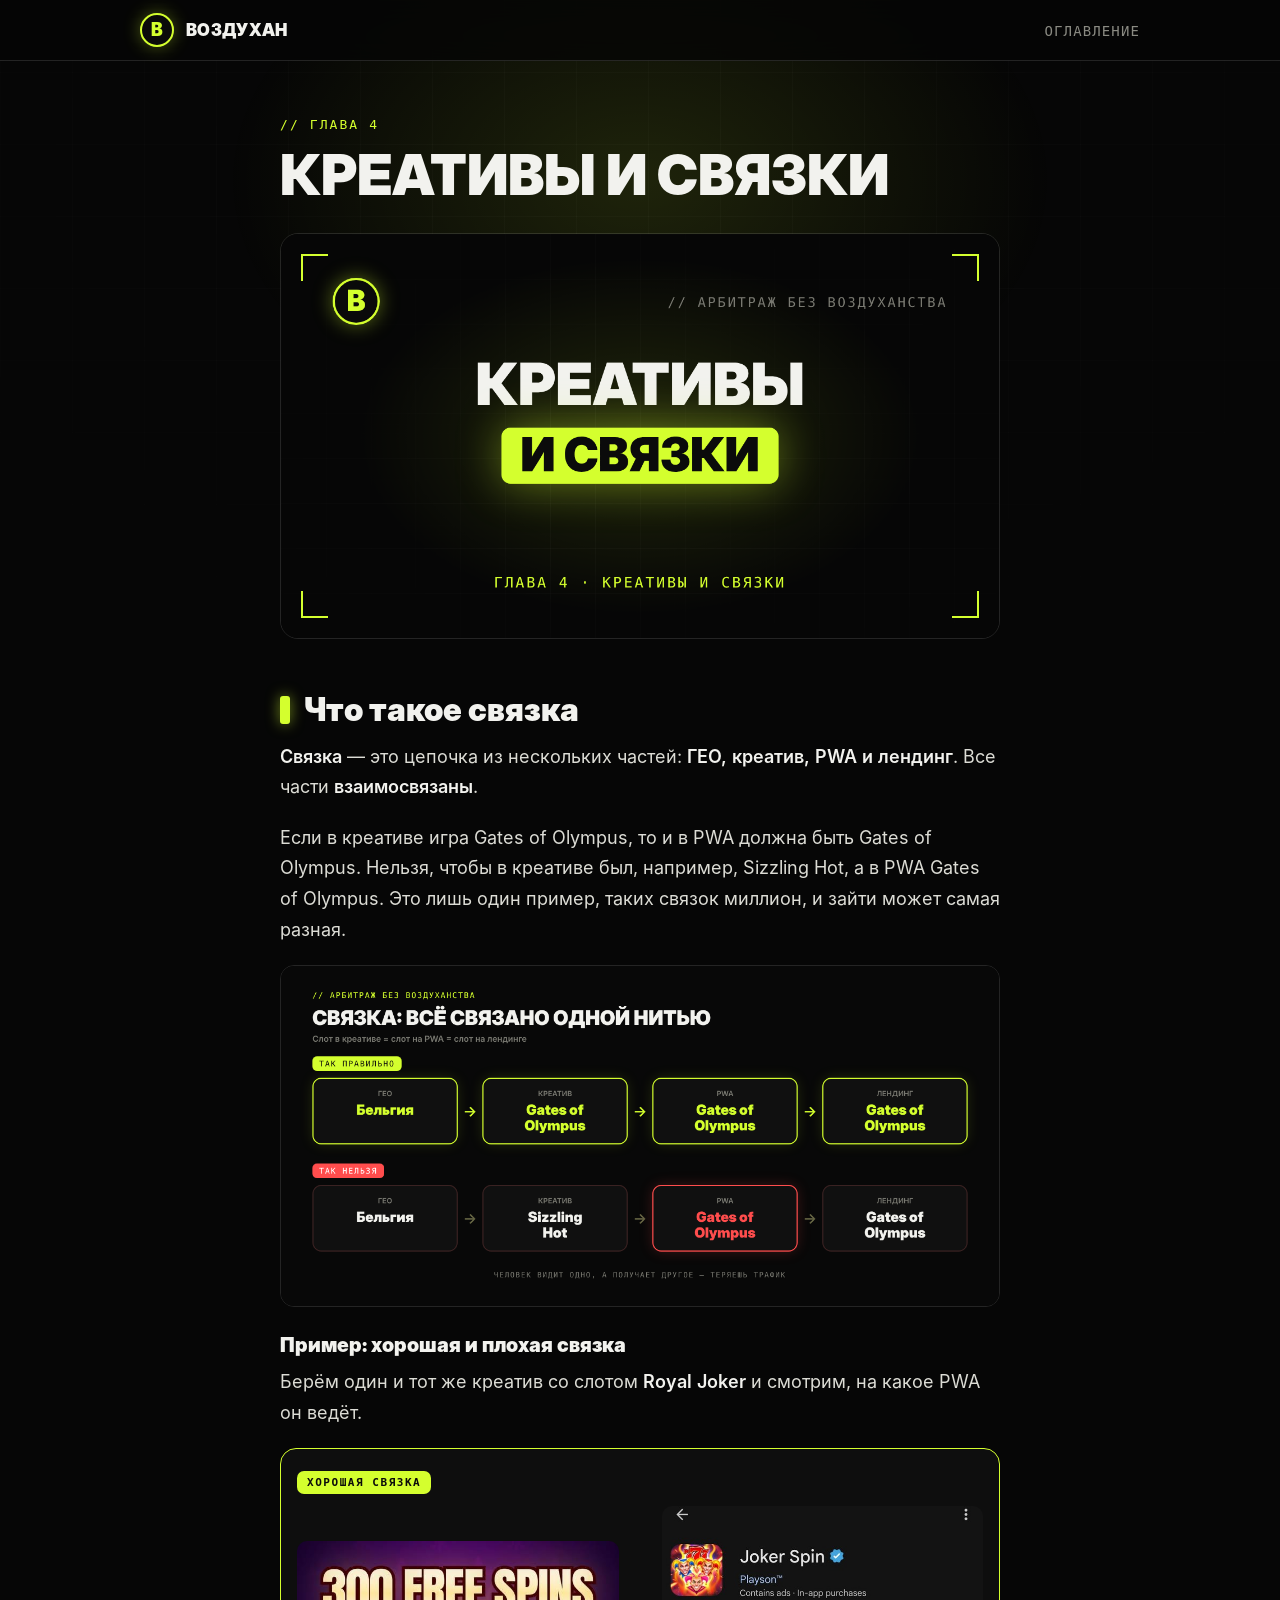
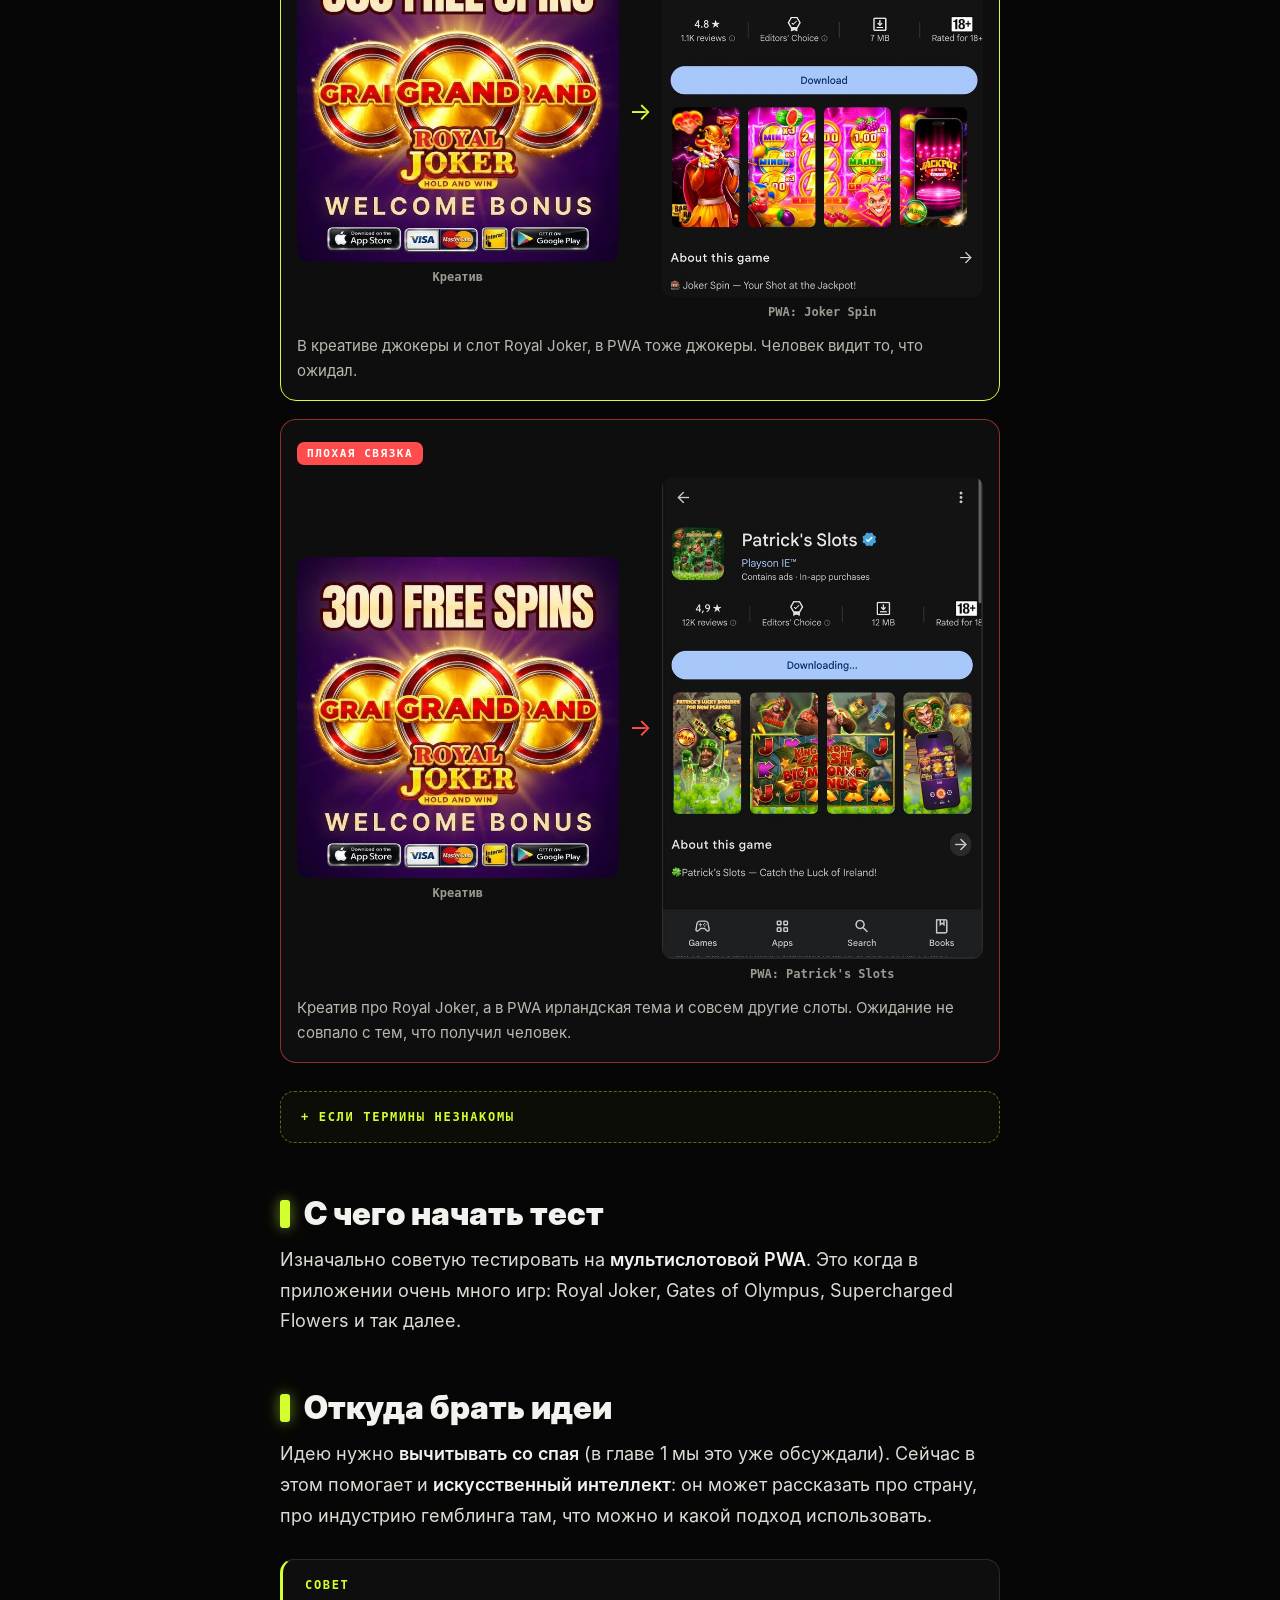
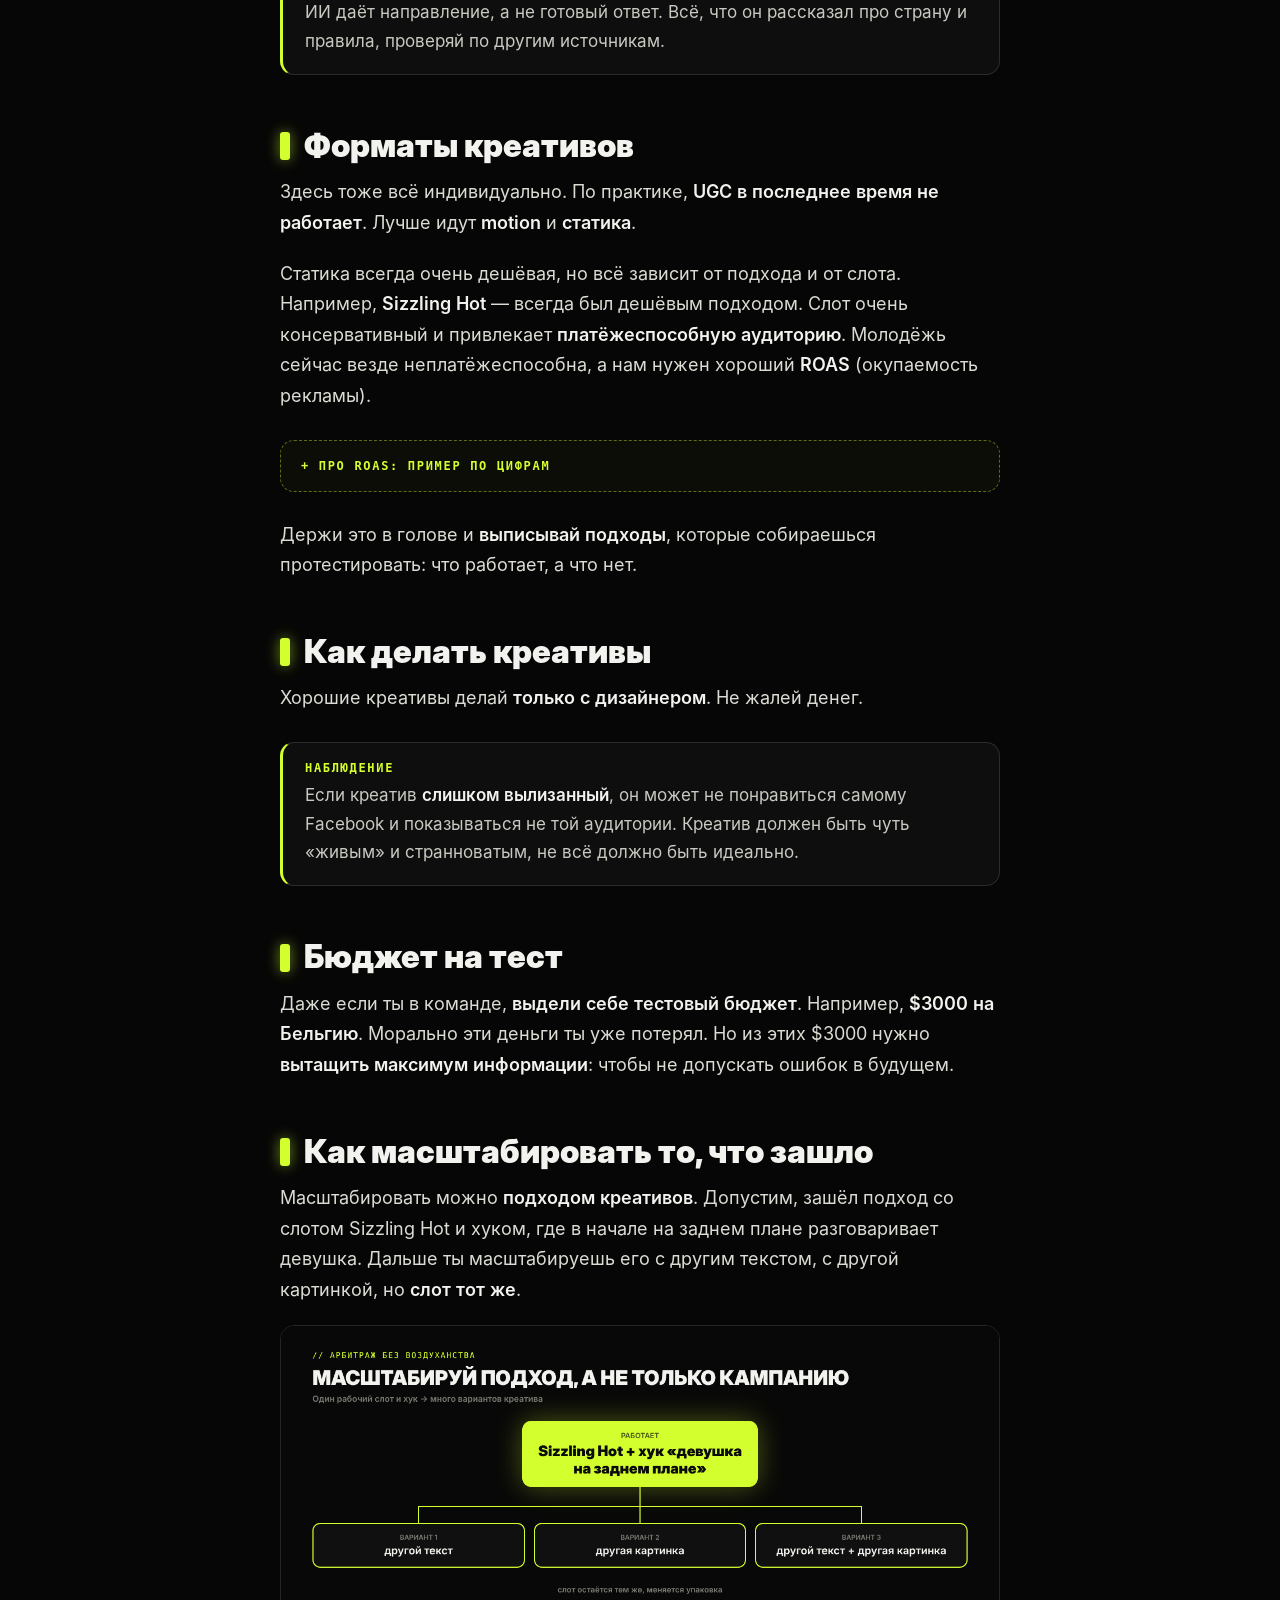
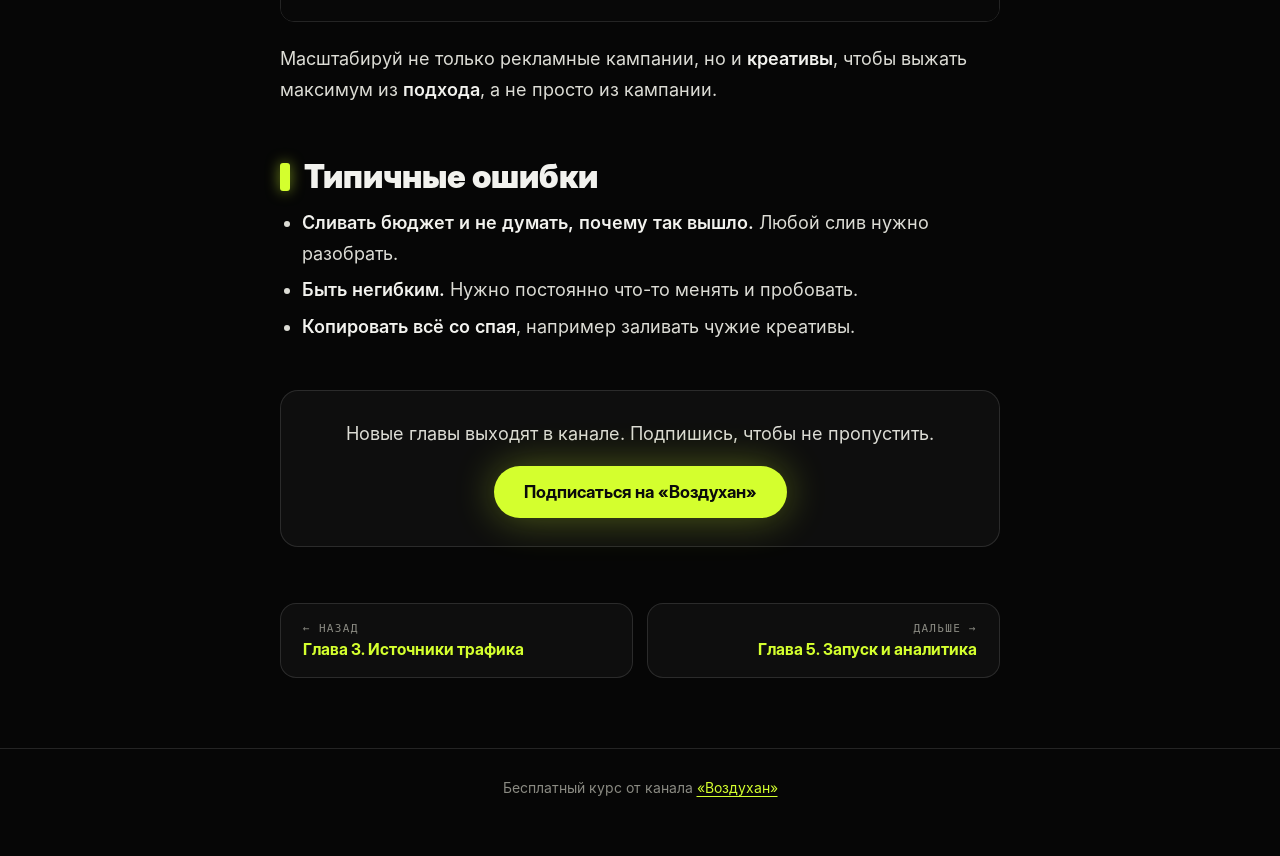
<file: chapters/04-kreativy.html>
<!doctype html>
<html lang="ru">
<head>
<meta charset="utf-8">
<meta name="viewport" content="width=device-width,initial-scale=1">
<title>Глава 4. Креативы и связки — Арбитраж без воздуханства</title>
<meta name="description" content="Что такое связка, как искать идеи, какие форматы креативов работают, сколько бюджета на тест и как масштабировать подход.">
<meta property="og:type" content="website">
<meta property="og:title" content="Глава 4. Креативы и связки — Арбитраж без воздуханства">
<meta property="og:description" content="Что такое связка, как искать идеи, какие форматы креативов работают, сколько бюджета на тест и как масштабировать подход.">
<meta property="og:image" content="https://plata1213.github.io/arbitrage-course/assets/cover_4.png">
<meta property="og:url" content="https://plata1213.github.io/arbitrage-course/chapters/04-kreativy.html">
<meta name="twitter:card" content="summary_large_image">
<meta name="theme-color" content="#060606">
<link rel="stylesheet" href="../assets/style.css">
<link rel="icon" type="image/png" href="../assets/favicon.png">
<link rel="apple-touch-icon" href="../assets/apple-touch-icon.png">
</head>
<body>
<div class="progress"></div>
<header class="top"><div class="wrap wide">
<a class="brand" href="../index.html"><span class="logo">В</span>Воздухан</a>
<nav><a href="../index.html#toc">Оглавление</a></nav>
</div></header>
<main><article class="wrap">
<div class="kicker">// глава 4</div>
<h1>Креативы и связки</h1>
<img class="cover" src="../assets/cover_4.png" alt="Глава 4. Креативы и связки">

<h2>Что такое связка</h2>
<p><strong>Связка</strong> — это цепочка из нескольких частей: <strong>ГЕО, креатив, PWA и лендинг</strong>. Все части <strong>взаимосвязаны</strong>.</p>
<p>Если в креативе игра Gates of Olympus, то и в PWA должна быть Gates of Olympus. Нельзя, чтобы в креативе был, например, Sizzling Hot, а в PWA Gates of Olympus. Это лишь один пример, таких связок миллион, и зайти может самая разная.</p>
<img class="fig" src="../assets/link_chain.png" alt="Схема связки: ГЕО, креатив, PWA и лендинг с одним слотом">
<h3>Пример: хорошая и плохая связка</h3>
<p>Берём один и тот же креатив со слотом <strong>Royal Joker</strong> и смотрим, на какое PWA он ведёт.</p>
<div class="pair good">
<span class="tagl">Хорошая связка</span>
<div class="pairrow">
<figure><img src="../assets/examples/creo.jpg" alt="Креатив: Royal Joker"><figcaption>Креатив</figcaption></figure>
<div class="pa">→</div>
<figure><img src="../assets/examples/pwa_good.jpg" alt="PWA: Joker Spin"><figcaption>PWA: Joker Spin</figcaption></figure>
</div>
<p class="cap">В креативе джокеры и слот Royal Joker, в PWA тоже джокеры. Человек видит то, что ожидал.</p>
</div>
<div class="pair bad">
<span class="tagl">Плохая связка</span>
<div class="pairrow">
<figure><img src="../assets/examples/creo.jpg" alt="Креатив: Royal Joker"><figcaption>Креатив</figcaption></figure>
<div class="pa">→</div>
<figure><img src="../assets/examples/pwa_bad.jpg" alt="PWA: Patrick's Slots"><figcaption>PWA: Patrick's Slots</figcaption></figure>
</div>
<p class="cap">Креатив про Royal Joker, а в PWA ирландская тема и совсем другие слоты. Ожидание не совпало с тем, что получил человек.</p>
</div>
<details class="deep"><summary>Если термины незнакомы</summary>
<p><strong>PWA</strong> — приложение, которое ставится на телефон прямо из браузера (в главе 2 мы брали такое через сервис для приложений). <strong>Креатив</strong> — рекламная картинка или видео. <strong>Хук</strong> — первая секунда креатива, которая цепляет.</p>
</details>

<h2>С чего начать тест</h2>
<p>Изначально советую тестировать на <strong>мультислотовой PWA</strong>. Это когда в приложении очень много игр: Royal Joker, Gates of Olympus, Supercharged Flowers и так далее.</p>

<h2>Откуда брать идеи</h2>
<p>Идею нужно <strong>вычитывать со спая</strong> (в главе 1 мы это уже обсуждали). Сейчас в этом помогает и <strong>искусственный интеллект</strong>: он может рассказать про страну, про индустрию гемблинга там, что можно и какой подход использовать.</p>
<div class="note"><b>Совет</b><p>ИИ даёт направление, а не готовый ответ. Всё, что он рассказал про страну и правила, проверяй по другим источникам.</p></div>

<h2>Форматы креативов</h2>
<p>Здесь тоже всё индивидуально. По практике, <strong>UGC в последнее время не работает</strong>. Лучше идут <strong>motion</strong> и <strong>статика</strong>.</p>
<p>Статика всегда очень дешёвая, но всё зависит от подхода и от слота. Например, <strong>Sizzling Hot</strong> — всегда был дешёвым подходом. Слот очень консервативный и привлекает <strong>платёжеспособную аудиторию</strong>. Молодёжь сейчас везде неплатёжеспособна, а нам нужен хороший <strong>ROAS</strong> (окупаемость рекламы).</p>
<details class="deep"><summary>Про ROAS: пример по цифрам</summary>
<p>Платформы (Xtend, Soft2Bet, самописные, SoftSwiss) выставляют условие по окупаемости, например <strong>50%</strong>. Пример: на 100 депозитов с средним чеком около $50 сумма депозитов получается около $5000.</p>
</details>
<p>Держи это в голове и <strong>выписывай подходы</strong>, которые собираешься протестировать: что работает, а что нет.</p>

<h2>Как делать креативы</h2>
<p>Хорошие креативы делай <strong>только с дизайнером</strong>. Не жалей денег.</p>
<div class="note"><b>Наблюдение</b><p>Если креатив <strong>слишком вылизанный</strong>, он может не понравиться самому Facebook и показываться не той аудитории. Креатив должен быть чуть «живым» и странноватым, не всё должно быть идеально.</p></div>

<h2>Бюджет на тест</h2>
<p>Даже если ты в команде, <strong>выдели себе тестовый бюджет</strong>. Например, <strong>$3000 на Бельгию</strong>. Морально эти деньги ты уже потерял. Но из этих $3000 нужно <strong>вытащить максимум информации</strong>: чтобы не допускать ошибок в будущем.</p>

<h2>Как масштабировать то, что зашло</h2>
<p>Масштабировать можно <strong>подходом креативов</strong>. Допустим, зашёл подход со слотом Sizzling Hot и хуком, где в начале на заднем плане разговаривает девушка. Дальше ты масштабируешь его с другим текстом, с другой картинкой, но <strong>слот тот же</strong>.</p>
<img class="fig" src="../assets/scale_tree.png" alt="Схема масштабирования подхода креативами">
<p>Масштабируй не только рекламные кампании, но и <strong>креативы</strong>, чтобы выжать максимум из <strong>подхода</strong>, а не просто из кампании.</p>

<h2>Типичные ошибки</h2>
<ul>
<li><strong>Сливать бюджет и не думать, почему так вышло.</strong> Любой слив нужно разобрать.</li>
<li><strong>Быть негибким.</strong> Нужно постоянно что-то менять и пробовать.</li>
<li><strong>Копировать всё со спая</strong>, например заливать чужие креативы.</li>
</ul>

<div class="sub"><p>Новые главы выходят в канале. Подпишись, чтобы не пропустить.</p><a class="cta" href="https://t.me/+eh5fYWmZDxxhMjFi" target="_blank" rel="noopener">Подписаться на «Воздухан»</a></div>

<nav class="pager">
<a href="03-istochniki.html"><small>← назад</small>Глава 3. Источники трафика</a>
<a class="r" href="05-zapusk.html"><small>дальше →</small>Глава 5. Запуск и аналитика</a>
</nav>
</article></main>
<footer><div class="wrap">Бесплатный курс от канала <a href="https://t.me/+eh5fYWmZDxxhMjFi" target="_blank" rel="noopener">«Воздухан»</a></div></footer>
<script src="../assets/app.js"></script>
</body></html>
</file>
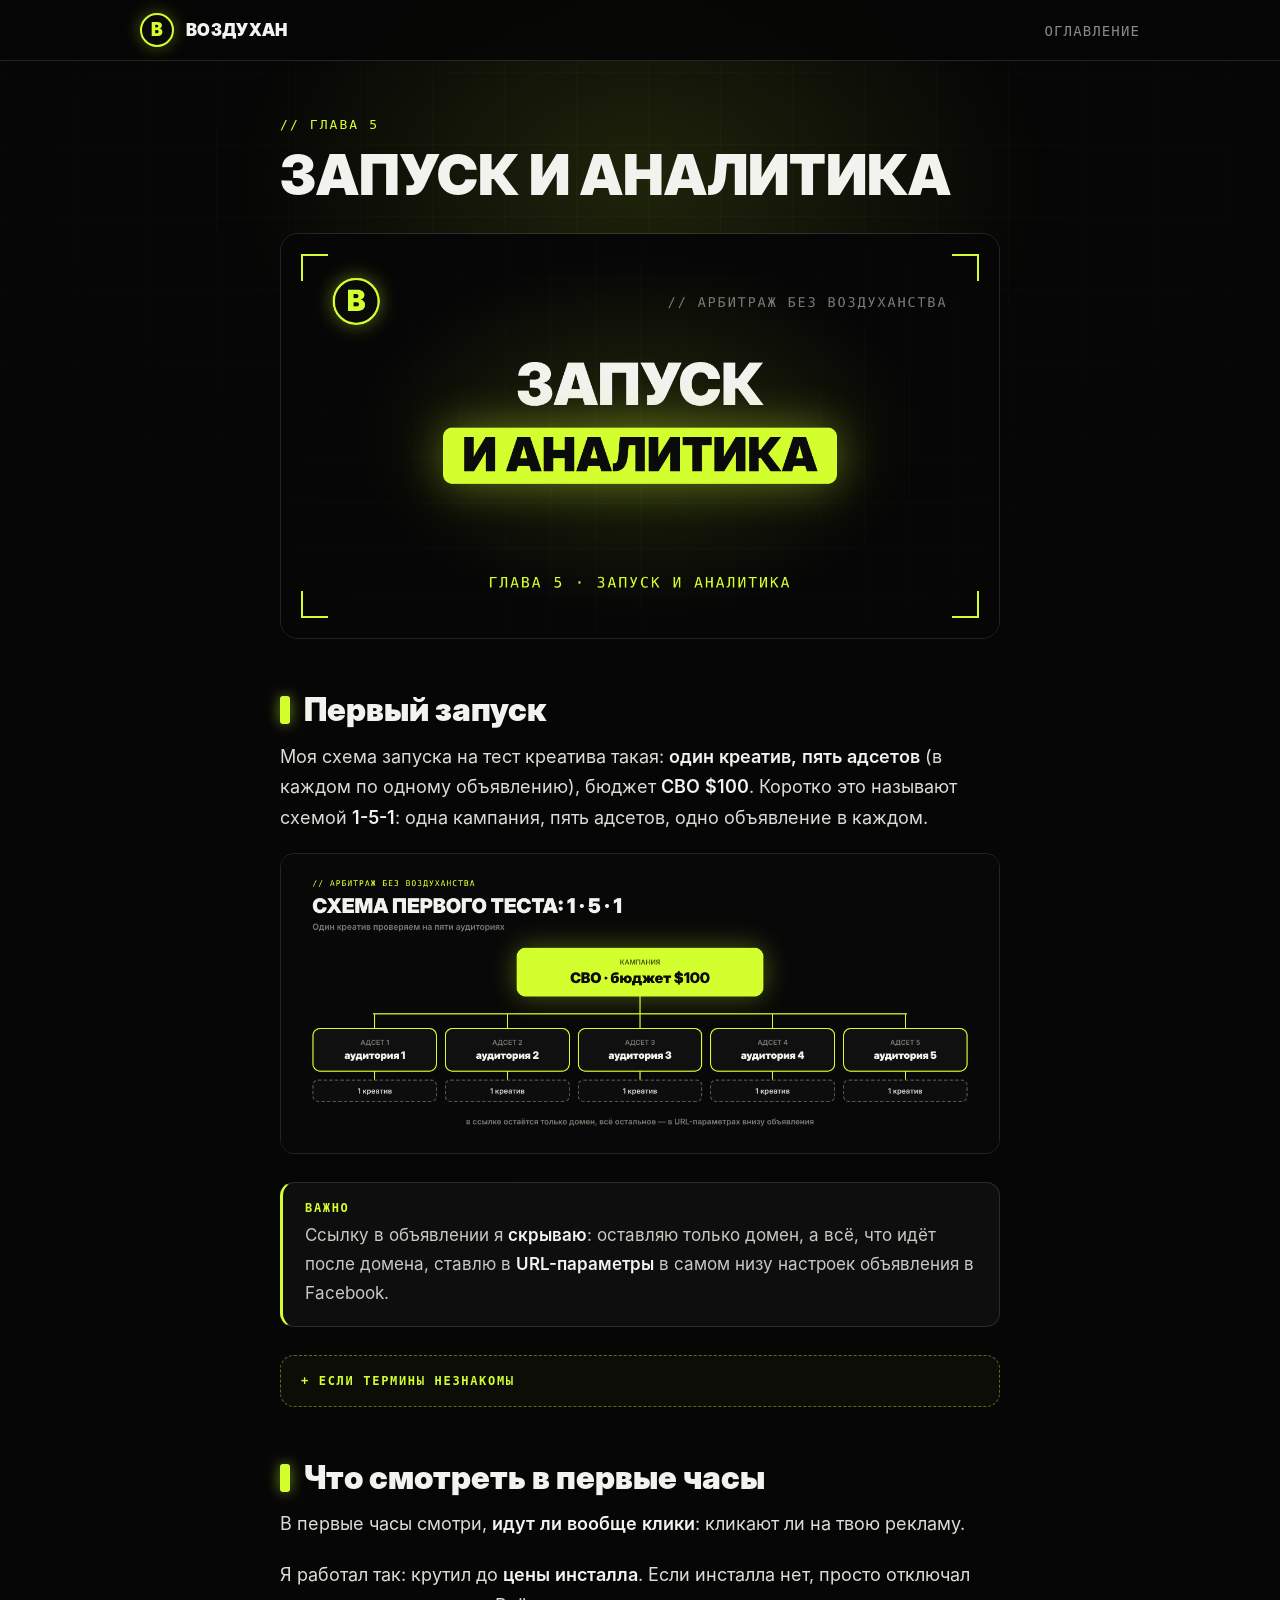
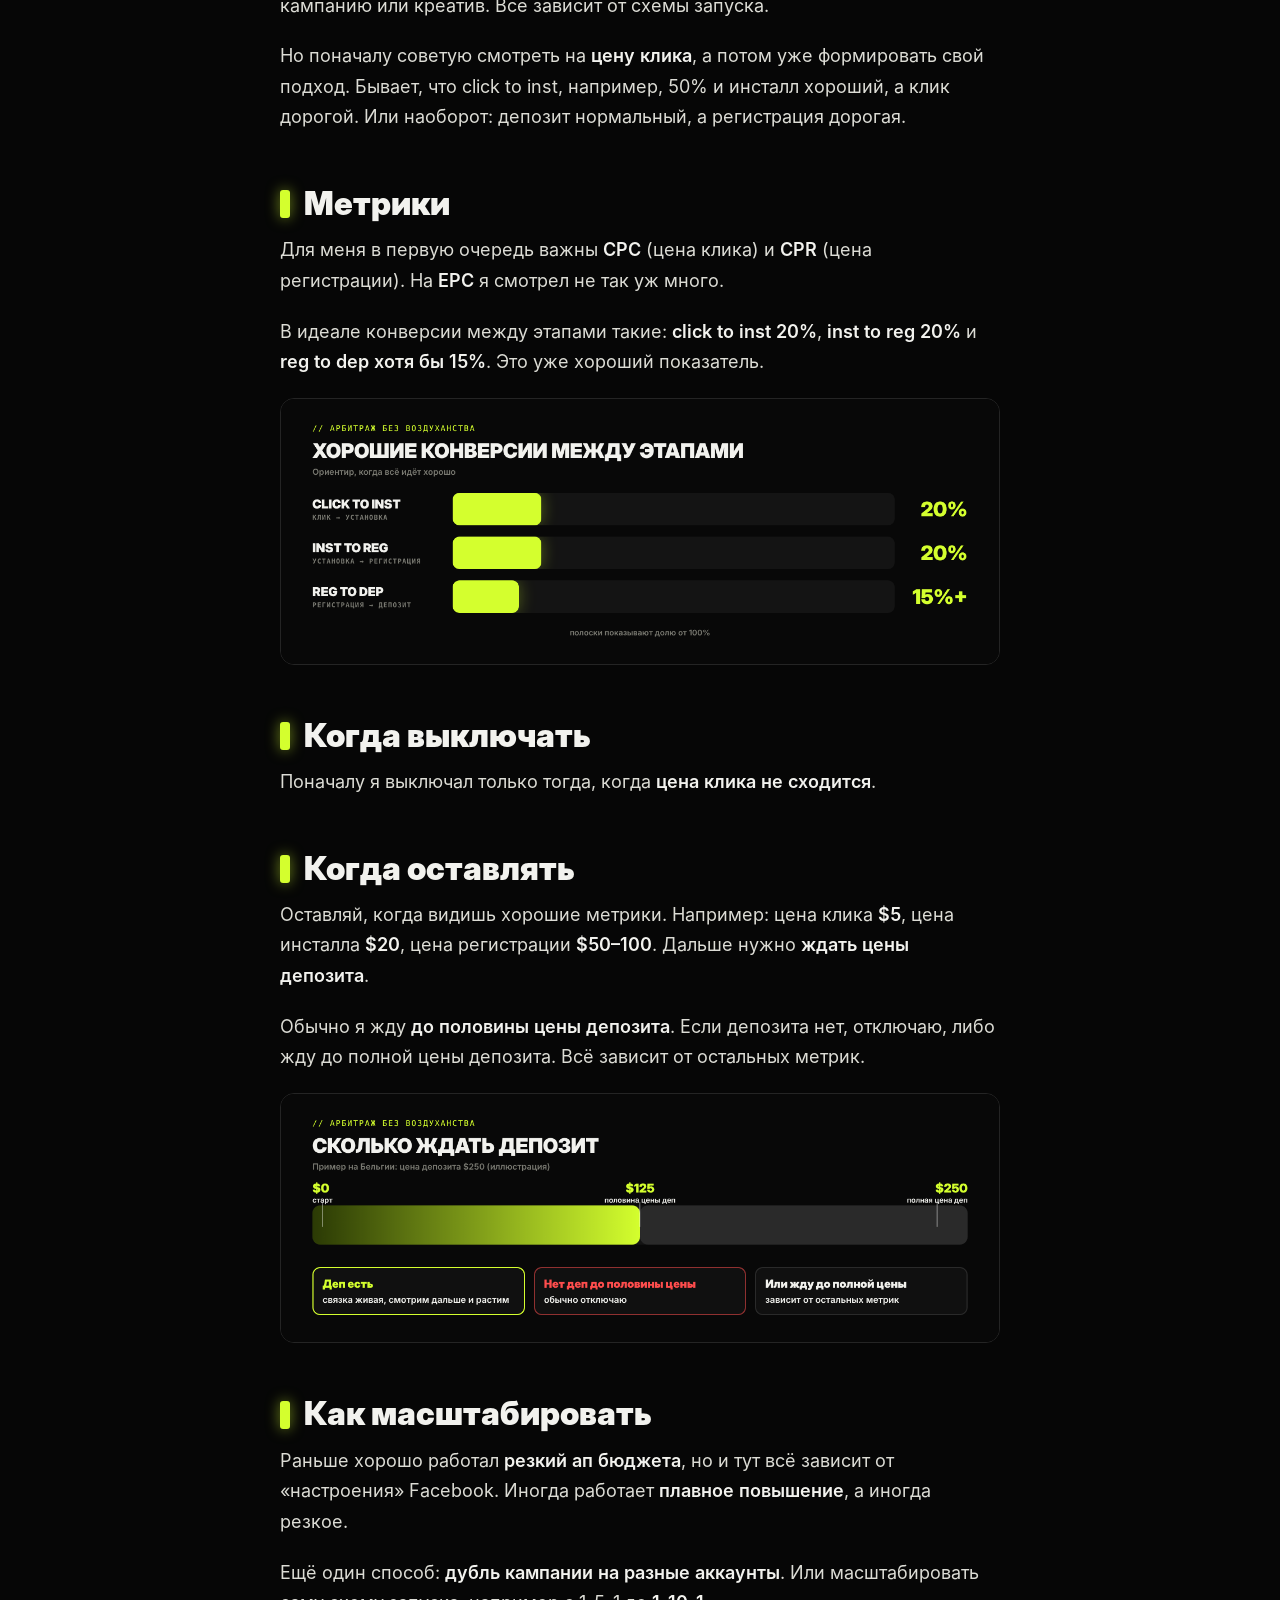
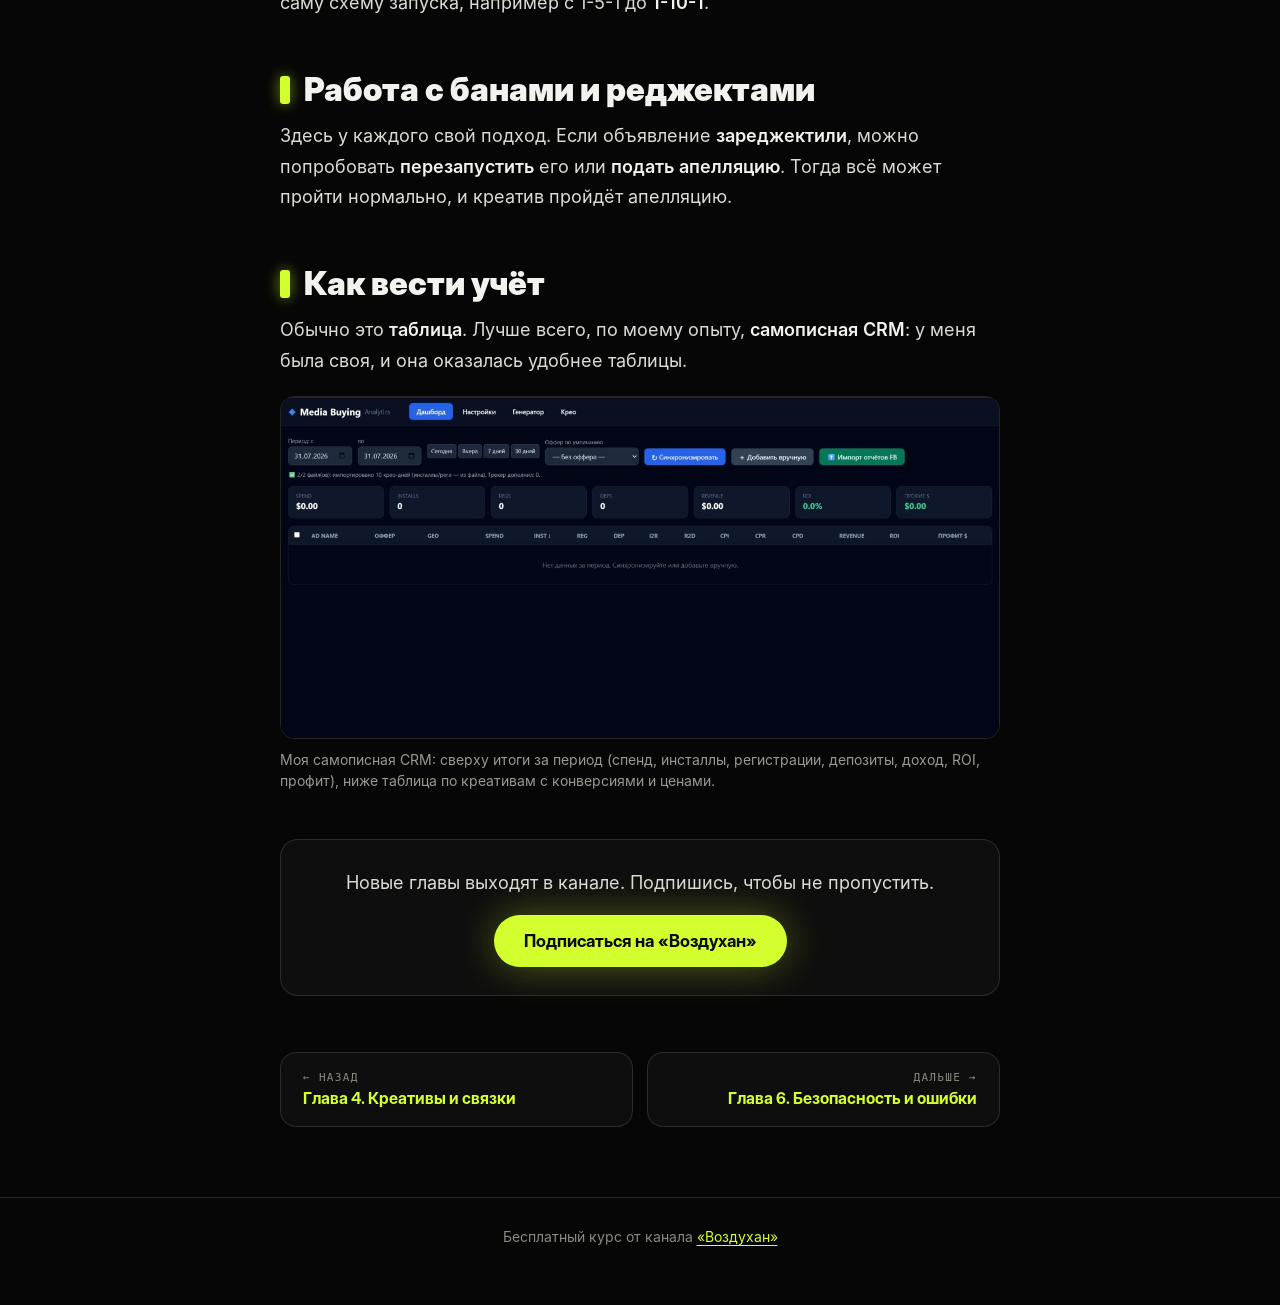
<file: chapters/05-zapusk.html>
<!doctype html>
<html lang="ru">
<head>
<meta charset="utf-8">
<meta name="viewport" content="width=device-width,initial-scale=1">
<title>Глава 5. Запуск и аналитика — Арбитраж без воздуханства</title>
<meta name="description" content="Схема первого теста, метрики, когда выключать и когда оставлять связку, как масштабировать и как вести учёт.">
<meta property="og:type" content="website">
<meta property="og:title" content="Глава 5. Запуск и аналитика — Арбитраж без воздуханства">
<meta property="og:description" content="Схема первого теста, метрики, когда выключать и когда оставлять связку, как масштабировать и как вести учёт.">
<meta property="og:image" content="https://plata1213.github.io/arbitrage-course/assets/cover_5.png">
<meta property="og:url" content="https://plata1213.github.io/arbitrage-course/chapters/05-zapusk.html">
<meta name="twitter:card" content="summary_large_image">
<meta name="theme-color" content="#060606">
<link rel="stylesheet" href="../assets/style.css">
<link rel="icon" type="image/png" href="../assets/favicon.png">
<link rel="apple-touch-icon" href="../assets/apple-touch-icon.png">
</head>
<body>
<div class="progress"></div>
<header class="top"><div class="wrap wide">
<a class="brand" href="../index.html"><span class="logo">В</span>Воздухан</a>
<nav><a href="../index.html#toc">Оглавление</a></nav>
</div></header>
<main><article class="wrap">
<div class="kicker">// глава 5</div>
<h1>Запуск и аналитика</h1>
<img class="cover" src="../assets/cover_5.png" alt="Глава 5. Запуск и аналитика">

<h2>Первый запуск</h2>
<p>Моя схема запуска на тест креатива такая: <strong>один креатив, пять адсетов</strong> (в каждом по одному объявлению), бюджет <strong>CBO $100</strong>. Коротко это называют схемой <strong>1-5-1</strong>: одна кампания, пять адсетов, одно объявление в каждом.</p>
<img class="fig" src="../assets/scheme_151.png" alt="Схема запуска 1-5-1: кампания CBO $100, пять адсетов, один креатив">
<div class="note"><b>Важно</b><p>Ссылку в объявлении я <strong>скрываю</strong>: оставляю только домен, а всё, что идёт после домена, ставлю в <strong>URL-параметры</strong> в самом низу настроек объявления в Facebook.</p></div>
<details class="deep"><summary>Если термины незнакомы</summary>
<p><strong>CBO</strong> — бюджет на уровне кампании: Facebook сам распределяет его между адсетами. <strong>Адсет</strong> — группа объявлений с одной аудиторией и настройками. <strong>URL-параметры</strong> — метки, которые передают в трекер данные о клике.</p>
</details>

<h2>Что смотреть в первые часы</h2>
<p>В первые часы смотри, <strong>идут ли вообще клики</strong>: кликают ли на твою рекламу.</p>
<p>Я работал так: крутил до <strong>цены инсталла</strong>. Если инсталла нет, просто отключал кампанию или креатив. Всё зависит от схемы запуска.</p>
<p>Но поначалу советую смотреть на <strong>цену клика</strong>, а потом уже формировать свой подход. Бывает, что click to inst, например, 50% и инсталл хороший, а клик дорогой. Или наоборот: депозит нормальный, а регистрация дорогая.</p>

<h2>Метрики</h2>
<p>Для меня в первую очередь важны <strong>CPC</strong> (цена клика) и <strong>CPR</strong> (цена регистрации). На <strong>EPC</strong> я смотрел не так уж много.</p>
<p>В идеале конверсии между этапами такие: <strong>click to inst 20%</strong>, <strong>inst to reg 20%</strong> и <strong>reg to dep хотя бы 15%</strong>. Это уже хороший показатель.</p>
<img class="fig" src="../assets/funnel_good.png" alt="Хорошие конверсии: 20%, 20%, 15%+">

<h2>Когда выключать</h2>
<p>Поначалу я выключал только тогда, когда <strong>цена клика не сходится</strong>.</p>

<h2>Когда оставлять</h2>
<p>Оставляй, когда видишь хорошие метрики. Например: цена клика <strong>$5</strong>, цена инсталла <strong>$20</strong>, цена регистрации <strong>$50–100</strong>. Дальше нужно <strong>ждать цены депозита</strong>.</p>
<p>Обычно я жду <strong>до половины цены депозита</strong>. Если депозита нет, отключаю, либо жду до полной цены депозита. Всё зависит от остальных метрик.</p>
<img class="fig" src="../assets/wait_dep.png" alt="Ожидание депозита: до половины и до полной цены">

<h2>Как масштабировать</h2>
<p>Раньше хорошо работал <strong>резкий ап бюджета</strong>, но и тут всё зависит от «настроения» Facebook. Иногда работает <strong>плавное повышение</strong>, а иногда резкое.</p>
<p>Ещё один способ: <strong>дубль кампании на разные аккаунты</strong>. Или масштабировать саму схему запуска, например с 1-5-1 до <strong>1-10-1</strong>.</p>

<h2>Работа с банами и реджектами</h2>
<p>Здесь у каждого свой подход. Если объявление <strong>зареджектили</strong>, можно попробовать <strong>перезапустить</strong> его или <strong>подать апелляцию</strong>. Тогда всё может пройти нормально, и креатив пройдёт апелляцию.</p>

<h2>Как вести учёт</h2>
<p>Обычно это <strong>таблица</strong>. Лучше всего, по моему опыту, <strong>самописная CRM</strong>: у меня была своя, и она оказалась удобнее таблицы.</p>
<figure class="shot"><img src="../assets/examples/crm.jpg" alt="Самописная CRM: дашборд со спендом, инсталлами, регами, депами, ROI и профитом"><figcaption>Моя самописная CRM: сверху итоги за период (спенд, инсталлы, регистрации, депозиты, доход, ROI, профит), ниже таблица по креативам с конверсиями и ценами.</figcaption></figure>

<div class="sub"><p>Новые главы выходят в канале. Подпишись, чтобы не пропустить.</p><a class="cta" href="https://t.me/+eh5fYWmZDxxhMjFi" target="_blank" rel="noopener">Подписаться на «Воздухан»</a></div>

<nav class="pager">
<a href="04-kreativy.html"><small>← назад</small>Глава 4. Креативы и связки</a>
<a class="r" href="06-bezopasnost.html"><small>дальше →</small>Глава 6. Безопасность и ошибки</a>
</nav>
</article></main>
<footer><div class="wrap">Бесплатный курс от канала <a href="https://t.me/+eh5fYWmZDxxhMjFi" target="_blank" rel="noopener">«Воздухан»</a></div></footer>
<script src="../assets/app.js"></script>
</body></html>
</file>
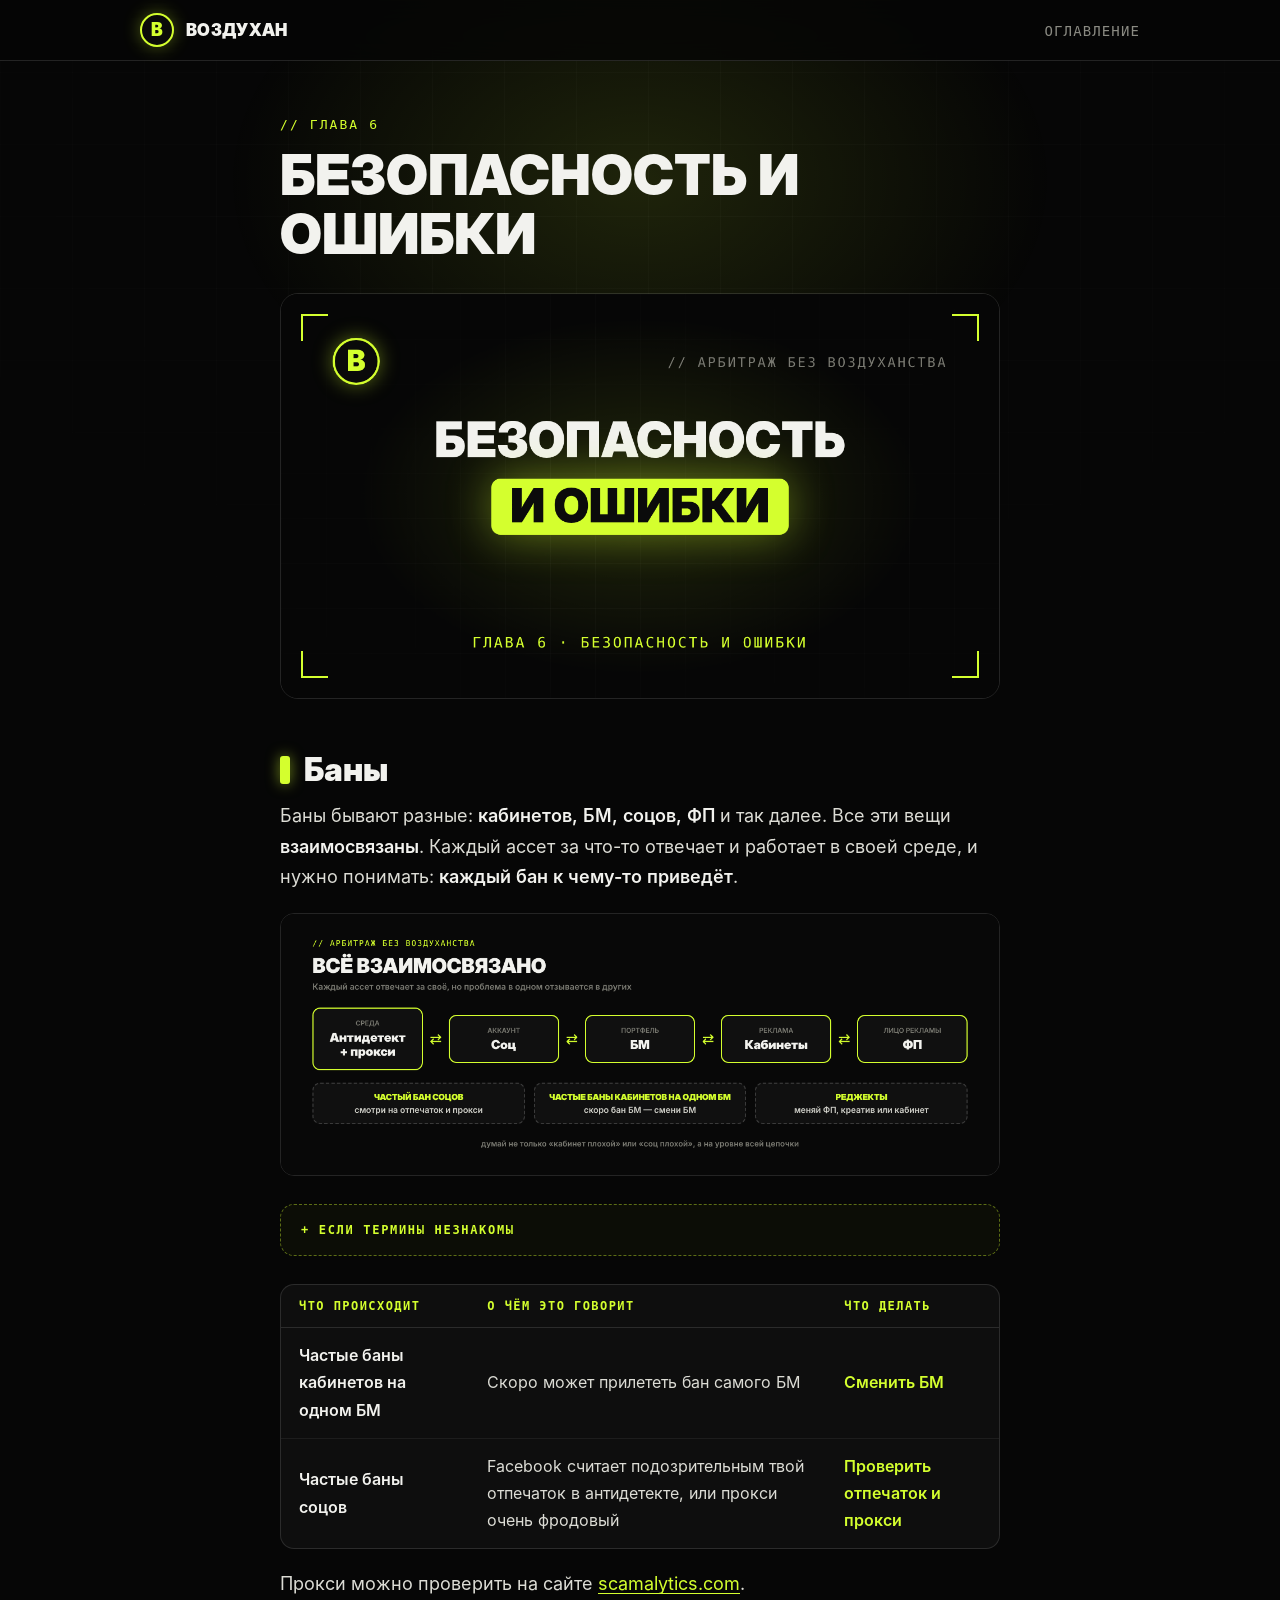
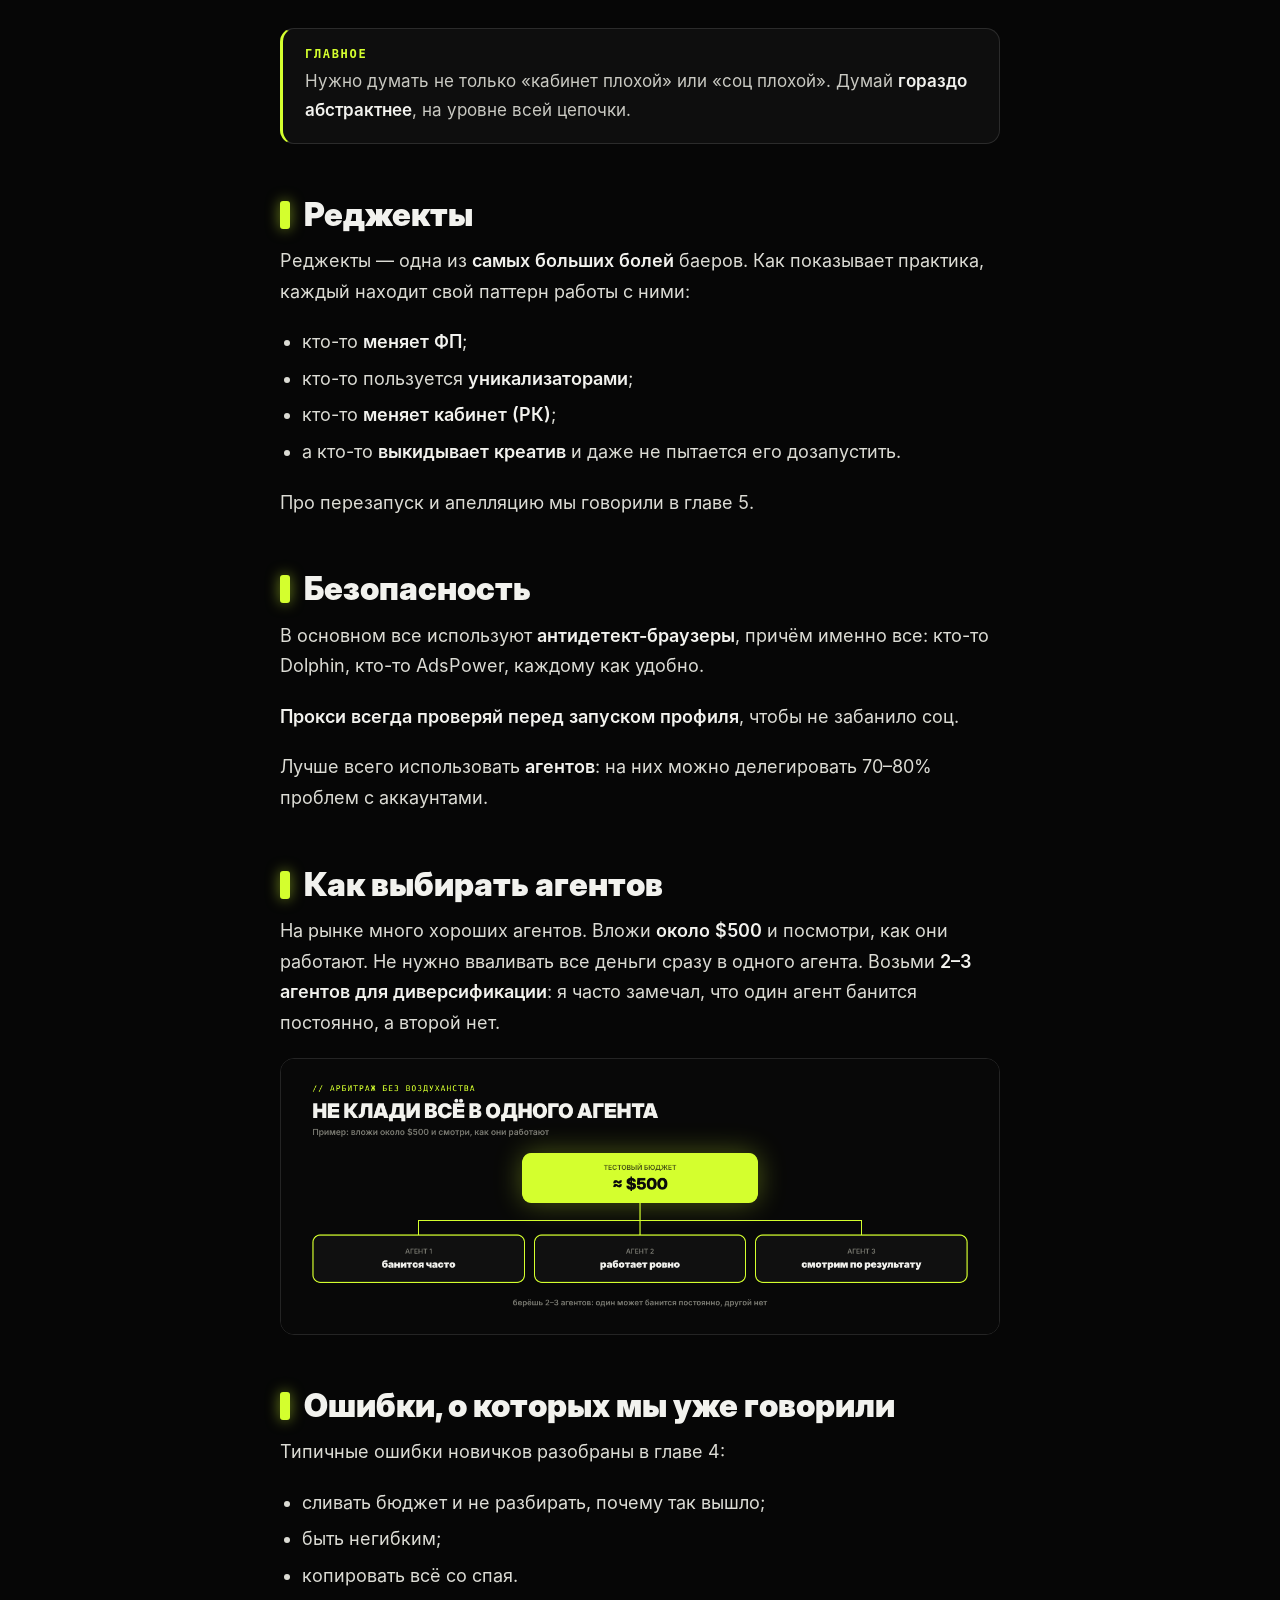
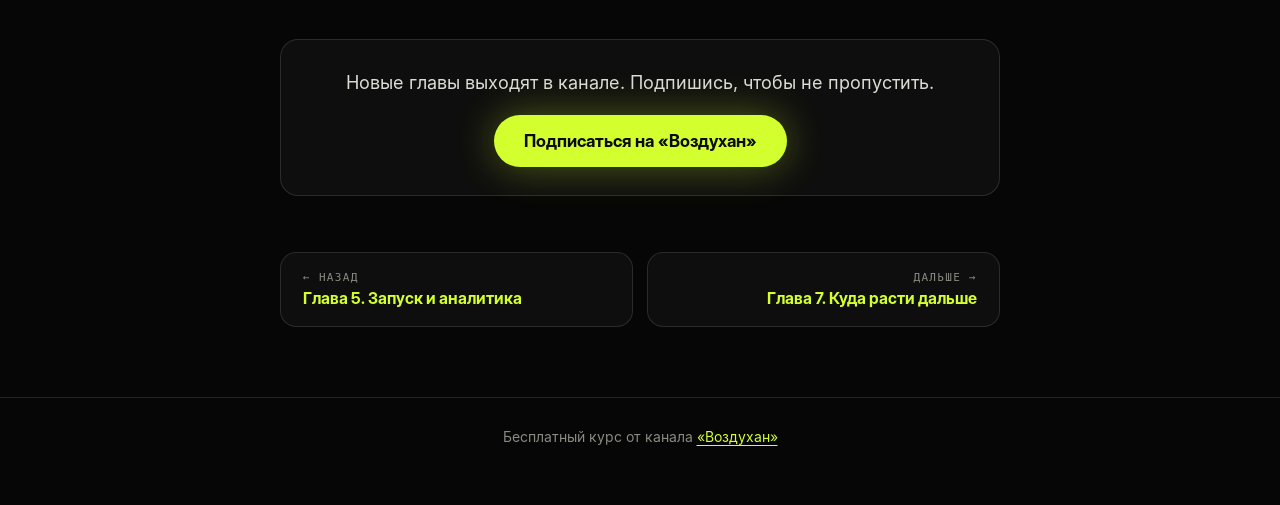
<file: chapters/06-bezopasnost.html>
<!doctype html>
<html lang="ru">
<head>
<meta charset="utf-8">
<meta name="viewport" content="width=device-width,initial-scale=1">
<title>Глава 6. Безопасность и ошибки — Арбитраж без воздуханства</title>
<meta name="description" content="Как связаны баны кабинетов, БМ и соцов, что делать с реджектами, зачем антидетект и проверка прокси и как выбирать агентов.">
<meta property="og:type" content="website">
<meta property="og:title" content="Глава 6. Безопасность и ошибки — Арбитраж без воздуханства">
<meta property="og:description" content="Как связаны баны кабинетов, БМ и соцов, что делать с реджектами, зачем антидетект и проверка прокси и как выбирать агентов.">
<meta property="og:image" content="https://plata1213.github.io/arbitrage-course/assets/cover_6.png">
<meta property="og:url" content="https://plata1213.github.io/arbitrage-course/chapters/06-bezopasnost.html">
<meta name="twitter:card" content="summary_large_image">
<meta name="theme-color" content="#060606">
<link rel="stylesheet" href="../assets/style.css">
<link rel="icon" type="image/png" href="../assets/favicon.png">
<link rel="apple-touch-icon" href="../assets/apple-touch-icon.png">
</head>
<body>
<div class="progress"></div>
<header class="top"><div class="wrap wide">
<a class="brand" href="../index.html"><span class="logo">В</span>Воздухан</a>
<nav><a href="../index.html#toc">Оглавление</a></nav>
</div></header>
<main><article class="wrap">
<div class="kicker">// глава 6</div>
<h1>Безопасность и ошибки</h1>
<img class="cover" src="../assets/cover_6.png" alt="Глава 6. Безопасность и ошибки">

<h2>Баны</h2>
<p>Баны бывают разные: <strong>кабинетов, БМ, соцов, ФП</strong> и так далее. Все эти вещи <strong>взаимосвязаны</strong>. Каждый ассет за что-то отвечает и работает в своей среде, и нужно понимать: <strong>каждый бан к чему-то приведёт</strong>.</p>
<img class="fig" src="../assets/assets_chain.png" alt="Схема связи ассетов: антидетект и прокси, соц, БМ, кабинеты, ФП">
<details class="deep"><summary>Если термины незнакомы</summary>
<p><strong>БМ</strong> — Business Manager, бизнес-менеджер Facebook, в котором лежат кабинеты. <strong>Соц</strong> — личный аккаунт, через который идёт работа. <strong>ФП</strong> — фан-пейдж, страница, от имени которой идёт реклама. <strong>Кабинет (РК)</strong> — рекламный кабинет, где запускают рекламу. <strong>Антидетект</strong> — браузер, который создаёт отдельный «отпечаток» для каждого профиля.</p>
</details>

<div class="tblwrap"><table class="tbl tbl-text">
<thead><tr><th>Что происходит</th><th>О чём это говорит</th><th>Что делать</th></tr></thead>
<tbody>
<tr><td data-l="Что происходит">Частые баны кабинетов на одном БМ</td><td data-l="О чём это говорит">Скоро может прилететь бан самого БМ</td><td data-l="Что делать">Сменить БМ</td></tr>
<tr><td data-l="Что происходит">Частые баны соцов</td><td data-l="О чём это говорит">Facebook считает подозрительным твой отпечаток в антидетекте, или прокси очень фродовый</td><td data-l="Что делать">Проверить отпечаток и прокси</td></tr>
</tbody></table></div>
<p>Прокси можно проверить на сайте <a href="https://scamalytics.com/" target="_blank" rel="noopener">scamalytics.com</a>.</p>
<div class="note"><b>Главное</b><p>Нужно думать не только «кабинет плохой» или «соц плохой». Думай <strong>гораздо абстрактнее</strong>, на уровне всей цепочки.</p></div>

<h2>Реджекты</h2>
<p>Реджекты — одна из <strong>самых больших болей</strong> баеров. Как показывает практика, каждый находит свой паттерн работы с ними:</p>
<ul>
<li>кто-то <strong>меняет ФП</strong>;</li>
<li>кто-то пользуется <strong>уникализаторами</strong>;</li>
<li>кто-то <strong>меняет кабинет (РК)</strong>;</li>
<li>а кто-то <strong>выкидывает креатив</strong> и даже не пытается его дозапустить.</li>
</ul>
<p>Про перезапуск и апелляцию мы говорили в главе 5.</p>

<h2>Безопасность</h2>
<p>В основном все используют <strong>антидетект-браузеры</strong>, причём именно все: кто-то Dolphin, кто-то AdsPower, каждому как удобно.</p>
<p><strong>Прокси всегда проверяй перед запуском профиля</strong>, чтобы не забанило соц.</p>
<p>Лучше всего использовать <strong>агентов</strong>: на них можно делегировать 70–80% проблем с аккаунтами.</p>

<h2>Как выбирать агентов</h2>
<p>На рынке много хороших агентов. Вложи <strong>около $500</strong> и посмотри, как они работают. Не нужно вваливать все деньги сразу в одного агента. Возьми <strong>2–3 агентов для диверсификации</strong>: я часто замечал, что один агент банится постоянно, а второй нет.</p>
<img class="fig" src="../assets/agents.png" alt="Схема теста агентов на $500 с диверсификацией">

<h2>Ошибки, о которых мы уже говорили</h2>
<p>Типичные ошибки новичков разобраны в главе 4:</p>
<ul>
<li>сливать бюджет и не разбирать, почему так вышло;</li>
<li>быть негибким;</li>
<li>копировать всё со спая.</li>
</ul>

<div class="sub"><p>Новые главы выходят в канале. Подпишись, чтобы не пропустить.</p><a class="cta" href="https://t.me/+eh5fYWmZDxxhMjFi" target="_blank" rel="noopener">Подписаться на «Воздухан»</a></div>

<nav class="pager">
<a href="05-zapusk.html"><small>← назад</small>Глава 5. Запуск и аналитика</a>
<a class="r" href="07-rost.html"><small>дальше →</small>Глава 7. Куда расти дальше</a>
</nav>
</article></main>
<footer><div class="wrap">Бесплатный курс от канала <a href="https://t.me/+eh5fYWmZDxxhMjFi" target="_blank" rel="noopener">«Воздухан»</a></div></footer>
<script src="../assets/app.js"></script>
</body></html>
</file>
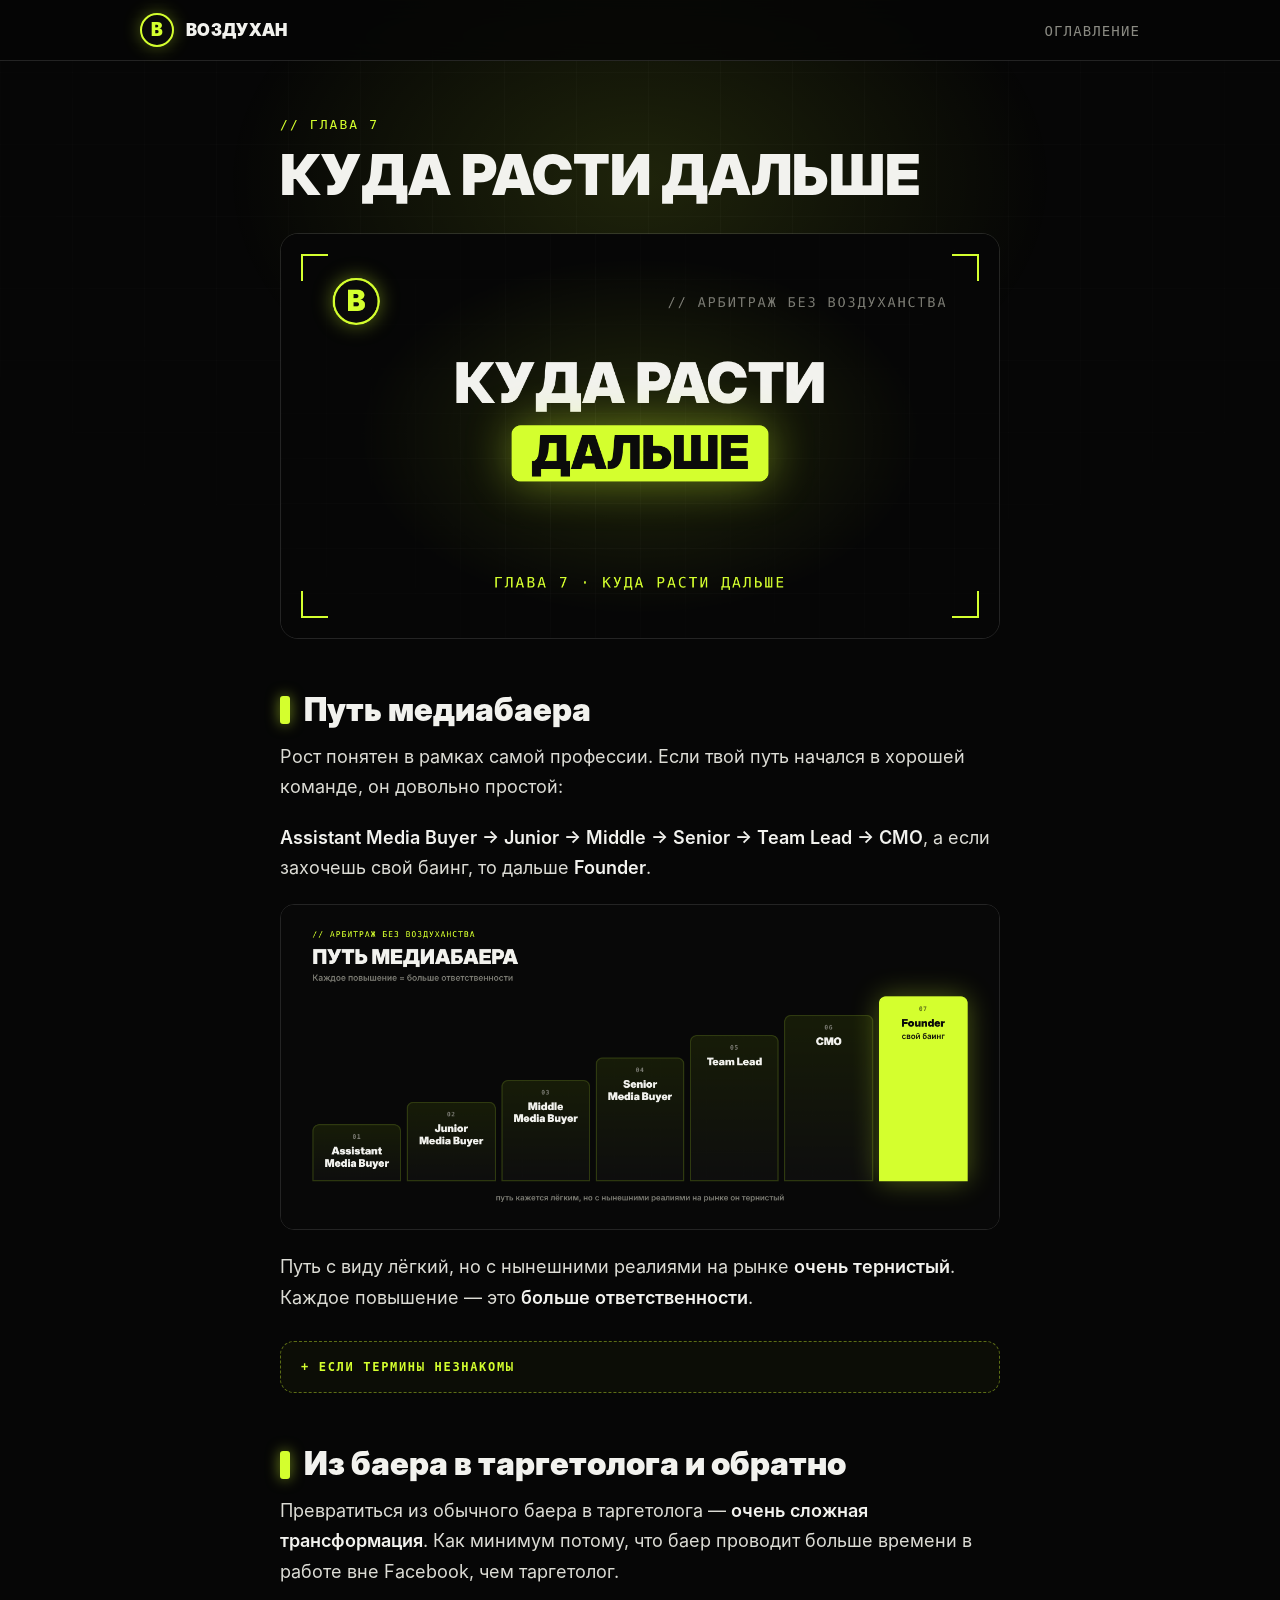
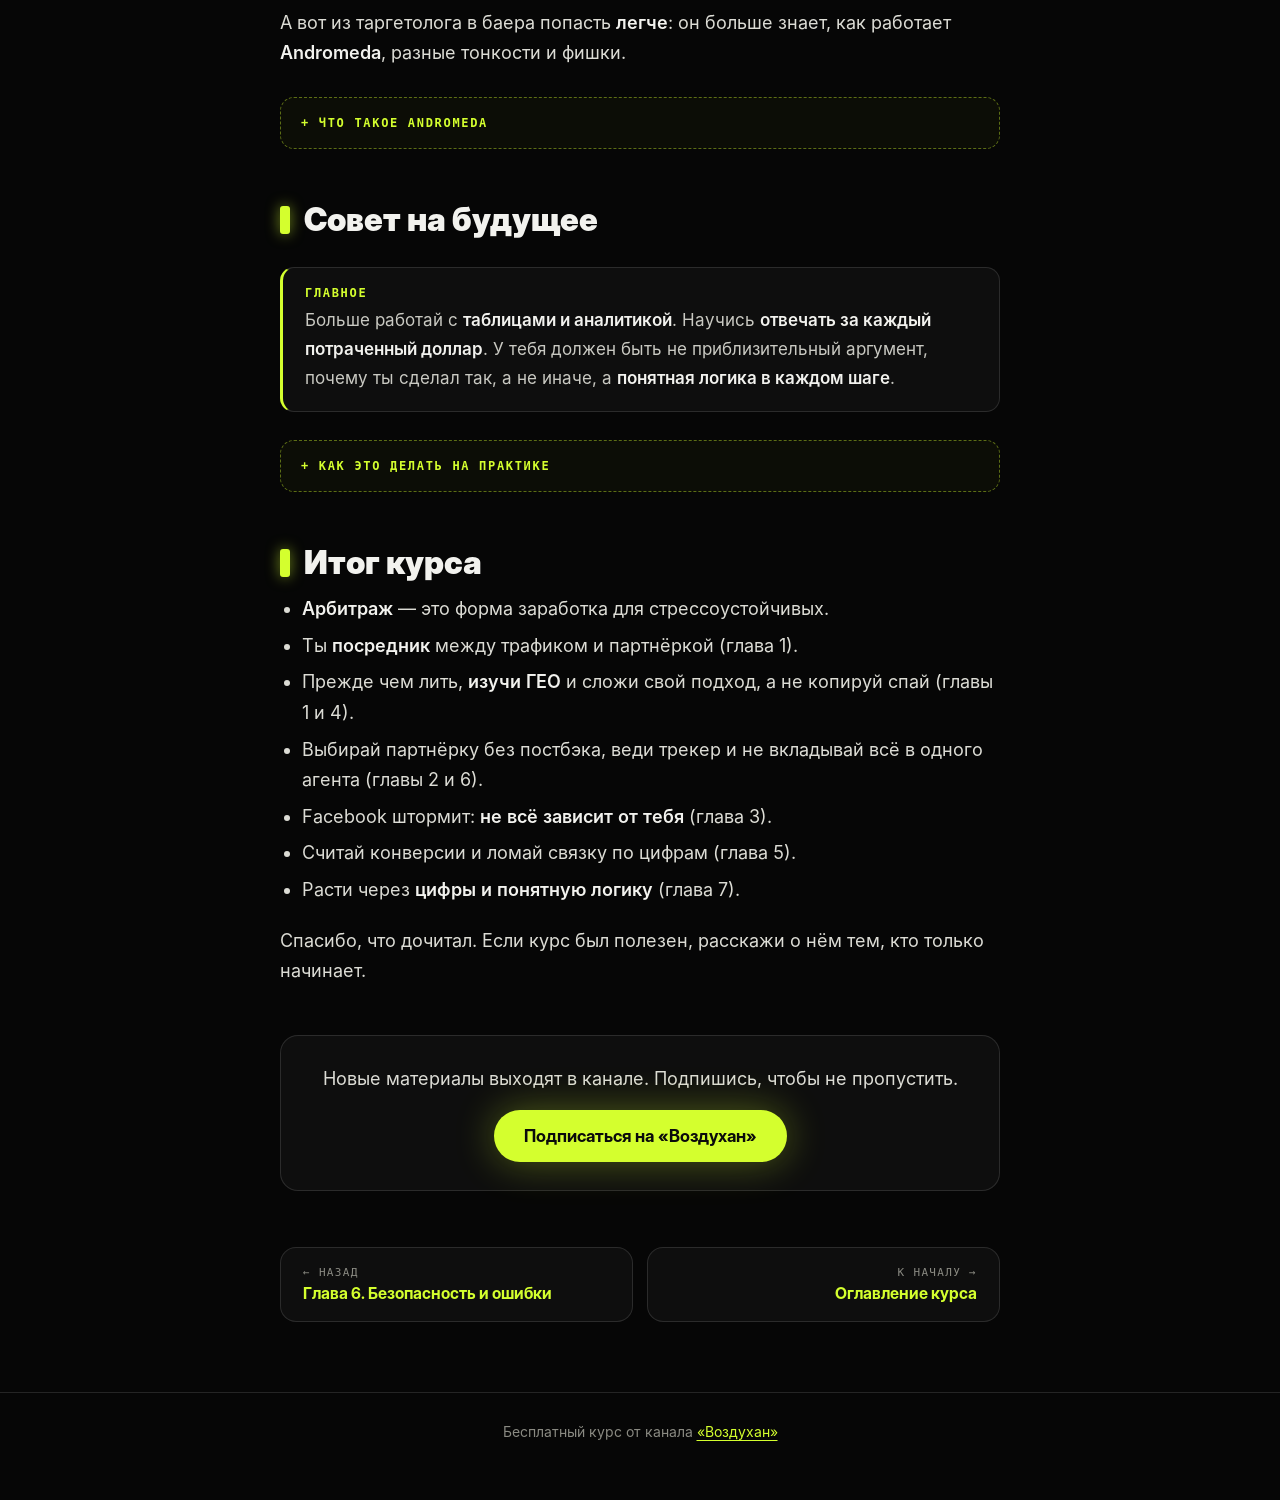
<file: chapters/07-rost.html>
<!doctype html>
<html lang="ru">
<head>
<meta charset="utf-8">
<meta name="viewport" content="width=device-width,initial-scale=1">
<title>Глава 7. Куда расти дальше — Арбитраж без воздуханства</title>
<meta name="description" content="Путь медиабаера от ассистента до фаундера, почему из баера в таргетолога сложнее, чем наоборот, и главный совет на будущее.">
<meta property="og:type" content="website">
<meta property="og:title" content="Глава 7. Куда расти дальше — Арбитраж без воздуханства">
<meta property="og:description" content="Путь медиабаера от ассистента до фаундера, почему из баера в таргетолога сложнее, чем наоборот, и главный совет на будущее.">
<meta property="og:image" content="https://plata1213.github.io/arbitrage-course/assets/cover_7.png">
<meta property="og:url" content="https://plata1213.github.io/arbitrage-course/chapters/07-rost.html">
<meta name="twitter:card" content="summary_large_image">
<meta name="theme-color" content="#060606">
<link rel="stylesheet" href="../assets/style.css">
<link rel="icon" type="image/png" href="../assets/favicon.png">
<link rel="apple-touch-icon" href="../assets/apple-touch-icon.png">
</head>
<body>
<div class="progress"></div>
<header class="top"><div class="wrap wide">
<a class="brand" href="../index.html"><span class="logo">В</span>Воздухан</a>
<nav><a href="../index.html#toc">Оглавление</a></nav>
</div></header>
<main><article class="wrap">
<div class="kicker">// глава 7</div>
<h1>Куда расти дальше</h1>
<img class="cover" src="../assets/cover_7.png" alt="Глава 7. Куда расти дальше">

<h2>Путь медиабаера</h2>
<p>Рост понятен в рамках самой профессии. Если твой путь начался в хорошей команде, он довольно простой:</p>
<p><strong>Assistant Media Buyer → Junior → Middle → Senior → Team Lead → CMO</strong>, а если захочешь свой баинг, то дальше <strong>Founder</strong>.</p>
<img class="fig" src="../assets/ladder.png" alt="Лестница роста медиабаера: от Assistant Media Buyer до Founder">
<p>Путь с виду лёгкий, но с нынешними реалиями на рынке <strong>очень тернистый</strong>. Каждое повышение — это <strong>больше ответственности</strong>.</p>
<details class="deep"><summary>Если термины незнакомы</summary>
<p><strong>Team Lead</strong> — руководитель группы баеров. <strong>CMO</strong> — директор по маркетингу, отвечает за всё направление. <strong>Founder</strong> — основатель, в данном случае своей баинг-команды.</p>
</details>

<h2>Из баера в таргетолога и обратно</h2>
<p>Превратиться из обычного баера в таргетолога — <strong>очень сложная трансформация</strong>. Как минимум потому, что баер проводит больше времени в работе вне Facebook, чем таргетолог.</p>
<p>А вот из таргетолога в баера попасть <strong>легче</strong>: он больше знает, как работает <strong>Andromeda</strong>, разные тонкости и фишки.</p>
<details class="deep"><summary>Что такое Andromeda</summary>
<p>Andromeda — система подбора рекламы в Meta (Facebook и Instagram), которая решает, каким людям показывать какое объявление.</p>
</details>

<h2>Совет на будущее</h2>
<div class="note"><b>Главное</b><p>Больше работай с <strong>таблицами и аналитикой</strong>. Научись <strong>отвечать за каждый потраченный доллар</strong>. У тебя должен быть не приблизительный аргумент, почему ты сделал так, а не иначе, а <strong>понятная логика в каждом шаге</strong>.</p></div>
<details class="deep"><summary>Как это делать на практике</summary>
<p>Перед каждым решением запиши четыре вещи: что меняешь, почему, какого результата ждёшь и по какой метрике проверишь. Через неделю у тебя будет история решений, на которую можно опереться и которую не стыдно показать тимлиду. Для этого и нужен учёт из главы 5.</p>
</details>

<h2>Итог курса</h2>
<ul>
<li><strong>Арбитраж</strong> — это форма заработка для стрессоустойчивых.</li>
<li>Ты <strong>посредник</strong> между трафиком и партнёркой (глава 1).</li>
<li>Прежде чем лить, <strong>изучи ГЕО</strong> и сложи свой подход, а не копируй спай (главы 1 и 4).</li>
<li>Выбирай партнёрку без постбэка, веди трекер и не вкладывай всё в одного агента (главы 2 и 6).</li>
<li>Facebook штормит: <strong>не всё зависит от тебя</strong> (глава 3).</li>
<li>Считай конверсии и ломай связку по цифрам (глава 5).</li>
<li>Расти через <strong>цифры и понятную логику</strong> (глава 7).</li>
</ul>
<p>Спасибо, что дочитал. Если курс был полезен, расскажи о нём тем, кто только начинает.</p>

<div class="sub"><p>Новые материалы выходят в канале. Подпишись, чтобы не пропустить.</p><a class="cta" href="https://t.me/+eh5fYWmZDxxhMjFi" target="_blank" rel="noopener">Подписаться на «Воздухан»</a></div>

<nav class="pager">
<a href="06-bezopasnost.html"><small>← назад</small>Глава 6. Безопасность и ошибки</a>
<a class="r" href="../index.html"><small>к началу →</small>Оглавление курса</a>
</nav>
</article></main>
<footer><div class="wrap">Бесплатный курс от канала <a href="https://t.me/+eh5fYWmZDxxhMjFi" target="_blank" rel="noopener">«Воздухан»</a></div></footer>
<script src="../assets/app.js"></script>
</body></html>
</file>
<file: assets/style.css>
@font-face{font-family:"Inter";src:url(fonts/Inter-Regular.otf);font-weight:400;font-display:swap}
@font-face{font-family:"Inter";src:url(fonts/Inter-Medium.otf);font-weight:500;font-display:swap}
@font-face{font-family:"Inter";src:url(fonts/Inter-SemiBold.otf);font-weight:600;font-display:swap}
@font-face{font-family:"Inter Display";src:url(fonts/InterDisplay-Bold.otf);font-weight:700;font-display:swap}
@font-face{font-family:"Inter Display";src:url(fonts/InterDisplay-Black.otf);font-weight:900;font-display:swap}
:root{--bg:#060606;--card:#0e0e0e;--line:#ffffff1f;--ink:#f2f2ee;--mut:#8a8a82;--acc:#d4ff2e;
--disp:"Inter Display","Inter",system-ui,sans-serif;--body:"Inter",system-ui,-apple-system,"Segoe UI",sans-serif;
--mono:ui-monospace,"JetBrains Mono","DejaVu Sans Mono",Consolas,monospace;color-scheme:dark}
*{box-sizing:border-box}
html{scroll-behavior:smooth}
body{margin:0;background:var(--bg);color:var(--ink);font:400 18px/1.7 var(--body);-webkit-font-smoothing:antialiased;min-height:100vh;position:relative}
body::before{content:"";position:fixed;inset:0;z-index:-2;background-image:linear-gradient(#ffffff14 1px,transparent 1px),linear-gradient(90deg,#ffffff14 1px,transparent 1px);background-size:72px 72px;opacity:.35;-webkit-mask-image:radial-gradient(80% 60% at 50% 20%,#000,transparent);mask-image:radial-gradient(80% 60% at 50% 20%,#000,transparent)}
body::after{content:"";position:fixed;left:50%;top:-120px;width:900px;height:600px;transform:translateX(-50%);z-index:-1;background:radial-gradient(#d4ff2e1f,transparent 65%);pointer-events:none}
a{color:var(--acc);text-underline-offset:3px}
.wrap{max-width:760px;margin:0 auto;padding:0 20px}
.wrap.wide{max-width:1040px}
/* top bar */
.top{position:sticky;top:0;z-index:10;backdrop-filter:blur(14px);-webkit-backdrop-filter:blur(14px);background:#060606cc;border-bottom:1px solid var(--line)}
.top .wrap{display:flex;align-items:center;justify-content:space-between;height:60px}
.brand{display:flex;align-items:center;gap:12px;text-decoration:none;color:var(--ink);font:900 17px var(--disp);letter-spacing:.02em;text-transform:uppercase}
.logo{width:34px;height:34px;border-radius:50%;border:2px solid var(--acc);display:grid;place-items:center;color:var(--acc);font:900 18px var(--disp);box-shadow:0 0 18px #d4ff2e55;background:#0a0a0a;line-height:1;padding-bottom:1px}
.top nav a{font:500 14px var(--mono);letter-spacing:.08em;text-transform:uppercase;color:var(--mut);text-decoration:none;padding:8px 0}
.top nav a:hover{color:var(--acc)}
.progress{position:fixed;left:0;top:0;height:3px;width:0;background:var(--acc);box-shadow:0 0 12px var(--acc);z-index:20}
/* hero */
.hero{padding:76px 0 40px;text-align:center}
.hero .wrap{max-width:1040px}
.kicker{font:500 13px var(--mono);letter-spacing:.16em;text-transform:uppercase;color:var(--mut)}
.hero h1{font:900 clamp(40px,9vw,84px)/1.02 var(--disp);text-transform:uppercase;margin:22px 0 0;letter-spacing:-.01em}
.plate{display:inline-block;background:var(--acc);color:#0b0b0b;padding:.05em .28em .12em;border-radius:.16em;margin-top:.14em;box-shadow:0 0 70px #d4ff2e55}
.hero p.lead{max-width:560px;margin:30px auto 0;font-size:20px;color:#c9c9c2}
.cta{display:inline-flex;align-items:center;gap:10px;margin-top:36px;background:var(--acc);color:#0b0b0b;font:700 17px var(--disp);padding:16px 30px;border-radius:999px;text-decoration:none;box-shadow:0 0 40px #d4ff2e55;transition:transform .2s,box-shadow .2s}
.cta:hover{transform:translateY(-2px);box-shadow:0 0 56px #d4ff2e88}
/* toc */
.section-title{font:500 13px var(--mono);letter-spacing:.16em;text-transform:uppercase;color:var(--mut);margin:56px 0 18px}
.toc{display:grid;grid-template-columns:repeat(auto-fill,minmax(300px,1fr));gap:14px;padding:0;list-style:none;margin:0 0 70px}
.toc li{position:relative}
.toc a,.toc .soon{display:flex;gap:18px;align-items:center;min-height:88px;padding:18px 20px;background:var(--card);border:1px solid var(--line);border-radius:18px;text-decoration:none;color:var(--ink);transition:border-color .2s,box-shadow .2s,transform .2s}
.toc a:hover{border-color:var(--acc);box-shadow:0 0 30px #d4ff2e22;transform:translateY(-2px)}
.toc .n{font:900 34px var(--disp);color:var(--acc);min-width:44px;text-align:center}
.toc .t{font:700 18px/1.25 var(--disp)}
.toc .d{font-size:14px;color:var(--mut);margin-top:4px;line-height:1.4}
.toc .soon{opacity:.45;cursor:default}
.toc .soon .t{padding-right:46px}
.toc .soon .n{color:var(--mut)}
.badge{position:absolute;right:14px;top:12px;font:500 11px var(--mono);letter-spacing:.1em;text-transform:uppercase;color:var(--mut)}
/* article */
article.wrap{padding:56px 20px 30px}
article .kicker{color:var(--acc)}
article h1{font:900 clamp(34px,7vw,56px)/1.06 var(--disp);margin:14px 0 8px;text-transform:uppercase}
article .cover{width:100%;border-radius:18px;border:1px solid var(--line);margin:28px 0 8px;display:block}
article h2{font:900 clamp(24px,4.5vw,32px)/1.2 var(--disp);margin:52px 0 12px;display:flex;align-items:center;gap:14px}
article h2::before{content:"";width:10px;height:28px;border-radius:3px;background:var(--acc);box-shadow:0 0 14px #d4ff2e88;flex:none}
article p{margin:0 0 20px;color:#dcdcd5}
article strong{color:var(--ink);font-weight:600}
.note{border:1px solid var(--line);border-left:3px solid var(--acc);background:var(--card);border-radius:14px;padding:18px 22px;margin:28px 0}
.note b{font:700 12px var(--mono);letter-spacing:.14em;text-transform:uppercase;color:var(--acc);display:block;margin-bottom:6px}
.note p{margin:0;color:#c9c9c2;font-size:17px}
details.deep{border:1px dashed #d4ff2e66;border-radius:14px;padding:4px 20px;margin:28px 0;background:#d4ff2e08}
details.deep summary{cursor:pointer;font:700 12px var(--mono);letter-spacing:.14em;text-transform:uppercase;color:var(--acc);padding:14px 0;list-style:none}
details.deep summary::-webkit-details-marker{display:none}
details.deep summary::before{content:"+ ";}
details.deep[open] summary::before{content:"− ";}
.pager{display:flex;justify-content:space-between;gap:14px;margin:56px 0 40px;flex-wrap:wrap}
.pager a,.pager span{flex:1;min-width:200px;padding:18px 22px;border:1px solid var(--line);border-radius:16px;background:var(--card);text-decoration:none;color:var(--ink);font:700 16px var(--disp)}
.pager small{display:block;font:500 11px var(--mono);letter-spacing:.12em;text-transform:uppercase;color:var(--mut);margin-bottom:4px}
.pager a:hover{border-color:var(--acc)}
.pager .r{text-align:right}
.pager span{opacity:.4}
footer{border-top:1px solid var(--line);padding:30px 0 60px;color:var(--mut);font:400 14px var(--body);text-align:center}
@media(max-width:560px){body{font-size:17px}.hero{padding:52px 0 24px}.top nav a{font-size:12px}.toc{grid-template-columns:1fr}.pager .r{text-align:left}}
@media(prefers-reduced-motion:reduce){*{transition:none!important;scroll-behavior:auto!important}}

.cta.ghost{background:transparent;color:var(--ink);border:1px solid var(--line);box-shadow:none;margin-left:12px}
.cta.ghost:hover{border-color:var(--acc);color:var(--acc);box-shadow:0 0 30px #d4ff2e22}
.btns{display:flex;flex-wrap:wrap;gap:12px;justify-content:center;margin-top:36px}
.btns .cta,.btns .cta.ghost{margin:0}
.sub{margin:48px 0 0;text-align:center;border:1px solid var(--line);background:var(--card);border-radius:18px;padding:28px 22px}
.sub p{margin:0 0 16px;color:#dcdcd5}
.sub .cta{margin-top:0}

article ul{margin:0 0 20px;padding-left:22px;color:#dcdcd5}
article li{margin:6px 0}
.tblwrap{overflow-x:auto;margin:6px 0 20px;border:1px solid var(--line);border-radius:14px;background:var(--card)}
.tbl{width:100%;border-collapse:collapse;font-size:16px}
.tbl th{font:700 12px var(--mono);letter-spacing:.12em;text-transform:uppercase;color:var(--acc);text-align:left;padding:14px 18px;border-bottom:1px solid var(--line)}
.tbl td{padding:14px 18px;border-bottom:1px solid #ffffff10;color:#dcdcd5}
.tbl tr:last-child td{border-bottom:0}
.tbl td:first-child{font-weight:600;color:var(--ink)}
.tbl td:last-child{font:700 17px var(--disp);color:var(--acc)}

.car{margin:6px 0 22px}
.car-track{display:flex;gap:12px;overflow-x:auto;scroll-snap-type:x mandatory;scrollbar-width:none;-webkit-overflow-scrolling:touch}
.car-track::-webkit-scrollbar{display:none}
.slide{flex:0 0 78%;scroll-snap-align:center;margin:0;border:1px solid var(--line);border-radius:16px;height:190px;display:flex;align-items:center;justify-content:center;position:relative;overflow:hidden}
.slide img{max-width:78%;max-height:62%;object-fit:contain;margin:0;border:0;border-radius:0;box-shadow:none}
.slide figcaption{position:absolute;left:12px;bottom:10px;font:700 11px var(--mono);letter-spacing:.12em;text-transform:uppercase;color:#fff;background:#000c;padding:4px 8px;border-radius:6px}
.car-nav{display:flex;align-items:center;justify-content:center;gap:14px;margin-top:12px}
.car-b{width:38px;height:38px;border-radius:50%;border:1px solid var(--line);background:var(--card);color:var(--acc);font-size:18px;cursor:pointer}
.car-b:hover{border-color:var(--acc)}
.car-dots{display:flex;gap:8px}
.car-dots i{width:8px;height:8px;border-radius:50%;background:#ffffff30;display:block}
.car-dots i.on{background:var(--acc)}
@media(min-width:700px){.slide{flex-basis:46%}}

.fbfig{margin:6px 0 22px;text-align:center}
.fbfig img{width:150px;height:150px;border-radius:30px;box-shadow:0 0 40px #1877f233;border:0;margin:0 auto}

img.fig{display:block;width:100%;height:auto;border:1px solid var(--line);border-radius:14px;margin:8px 0 22px}

article h3{font:800 20px var(--disp);margin:26px 0 10px;color:var(--ink)}
.pair{border:1px solid var(--line);border-radius:16px;padding:16px;margin:12px 0 18px;background:var(--card)}
.pair.good{border-color:var(--acc)}
.pair.bad{border-color:#ff4d4d88}
.tagl{display:inline-block;font:700 11px var(--mono);letter-spacing:.14em;text-transform:uppercase;padding:5px 10px;border-radius:7px;margin-bottom:12px}
.good .tagl{background:var(--acc);color:#0b0b0b}
.bad .tagl{background:#ff4d4d;color:#fff}
.pairrow{display:flex;align-items:center;gap:10px}
.pairrow figure{flex:1;margin:0;min-width:0}
.pairrow img{width:100%;height:auto;border-radius:10px;border:0;display:block;margin:0}
.pairrow figcaption{font:600 12px var(--mono);color:#9a9a92;margin-top:8px;text-align:center}
.pa{font-size:24px;color:var(--acc)}
.bad .pa{color:#ff4d4d}
.pair .cap{margin:14px 0 0;font-size:15px;color:#b9b9b0}

.shot{margin:8px 0 22px}
.shot img{display:block;width:100%;height:auto;border:1px solid var(--line);border-radius:14px;margin:0}
.shot figcaption{font-size:14px;color:#9a9a92;margin-top:10px;line-height:1.5}

.tbl-text td:last-child,.tbl-text td:nth-child(2){font:400 16px var(--sans,inherit);color:#dcdcd5}
.tbl-text td:last-child{font-weight:700;color:var(--acc)}
article a:not(.cta){color:var(--acc)}

@media(max-width:600px){
.tbl-text thead{display:none}
.tbl-text,.tbl-text tbody,.tbl-text tr,.tbl-text td{display:block;width:100%}
.tbl-text tr{padding:12px 4px;border-bottom:1px solid #ffffff10}
.tbl-text tr:last-child{border-bottom:0}
.tbl-text td{border:0!important;padding:6px 14px}
.tbl-text td:before{content:attr(data-l);display:block;font:700 11px var(--mono);letter-spacing:.12em;text-transform:uppercase;color:#8a8a82;margin-bottom:3px}
}
</file>
